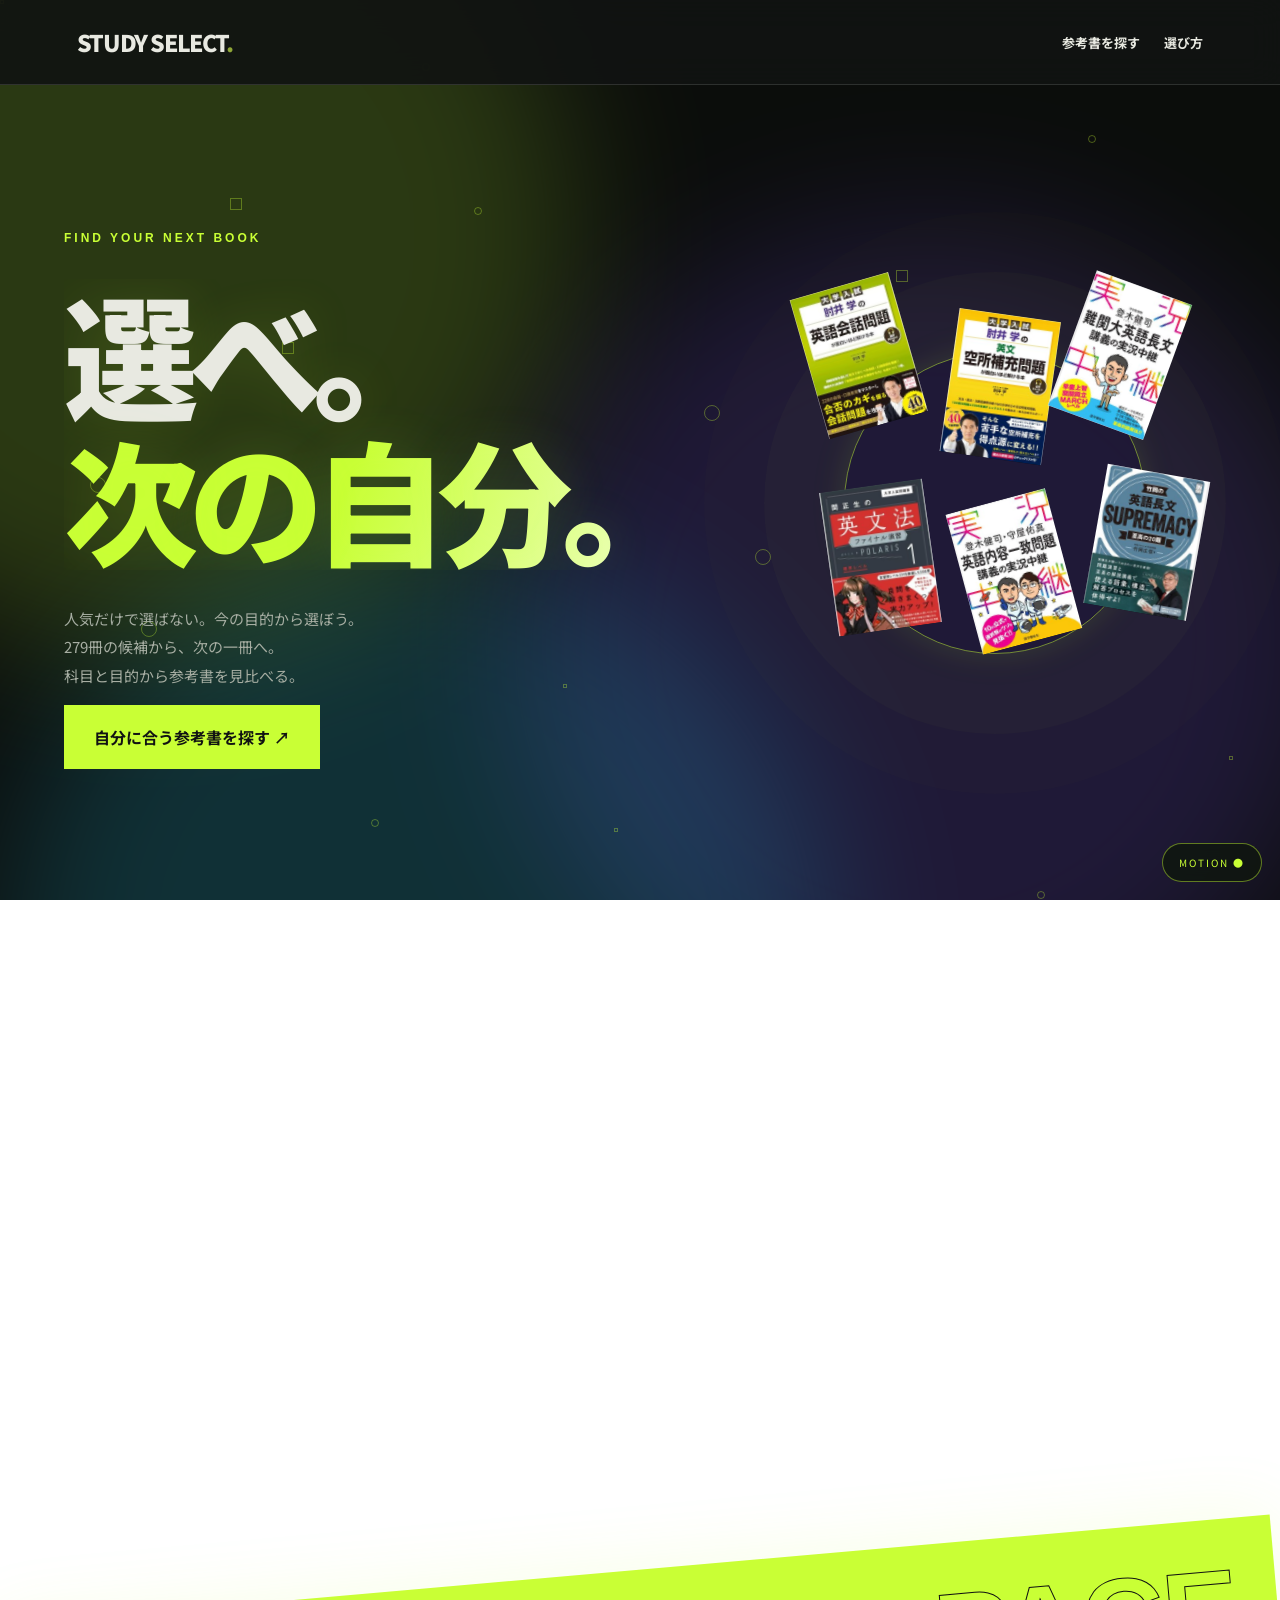
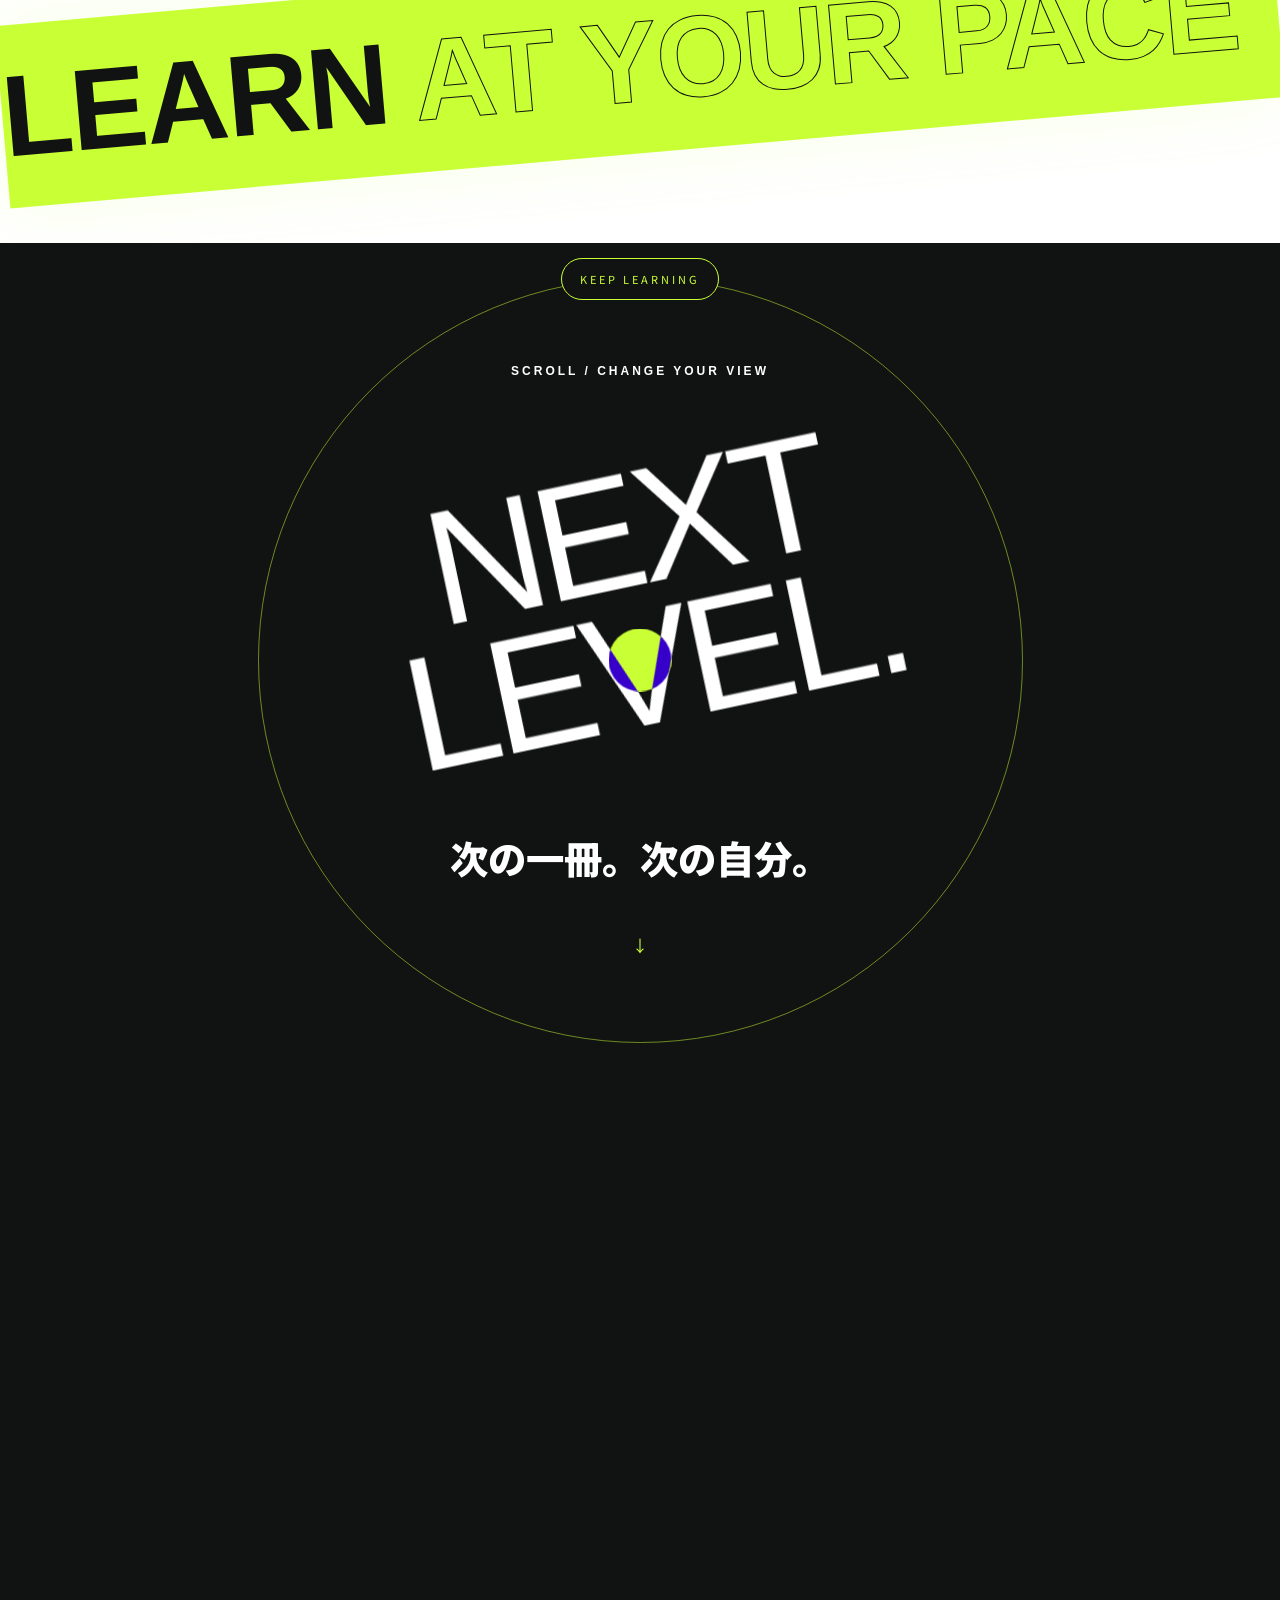
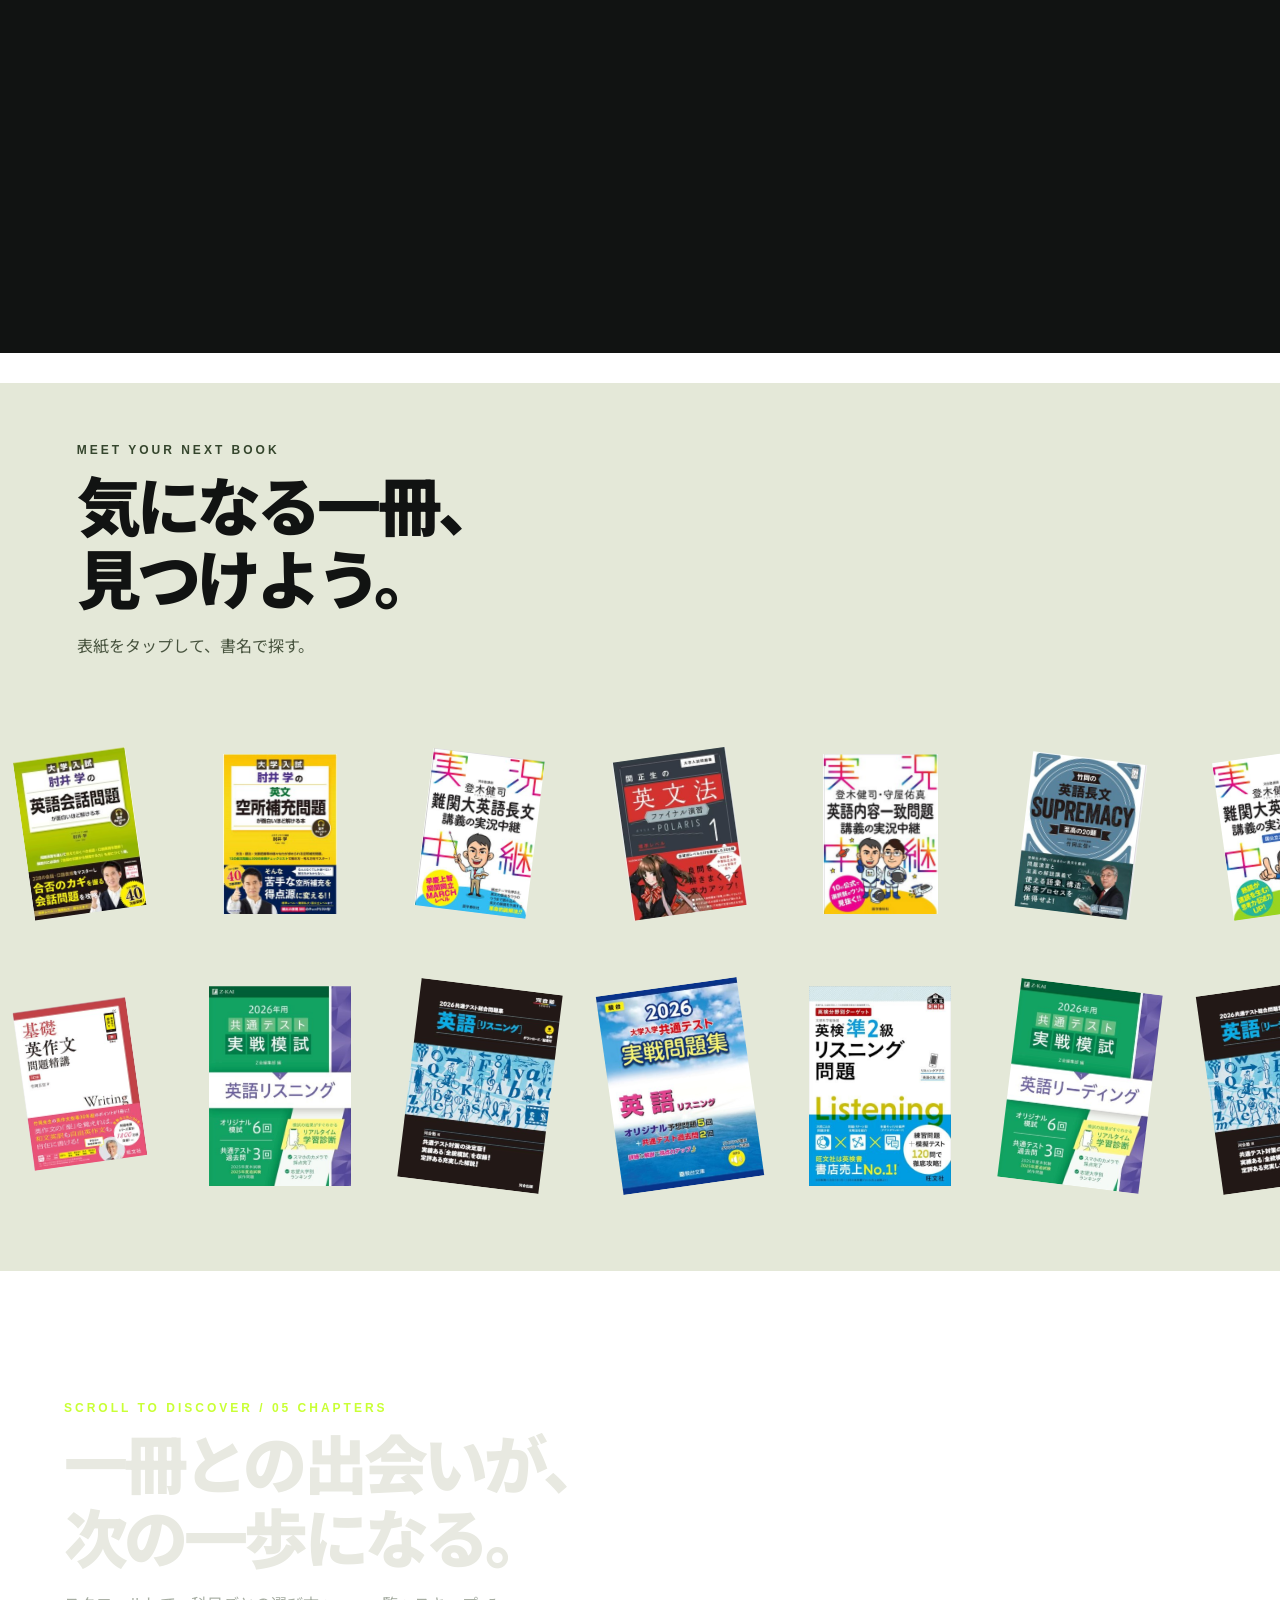
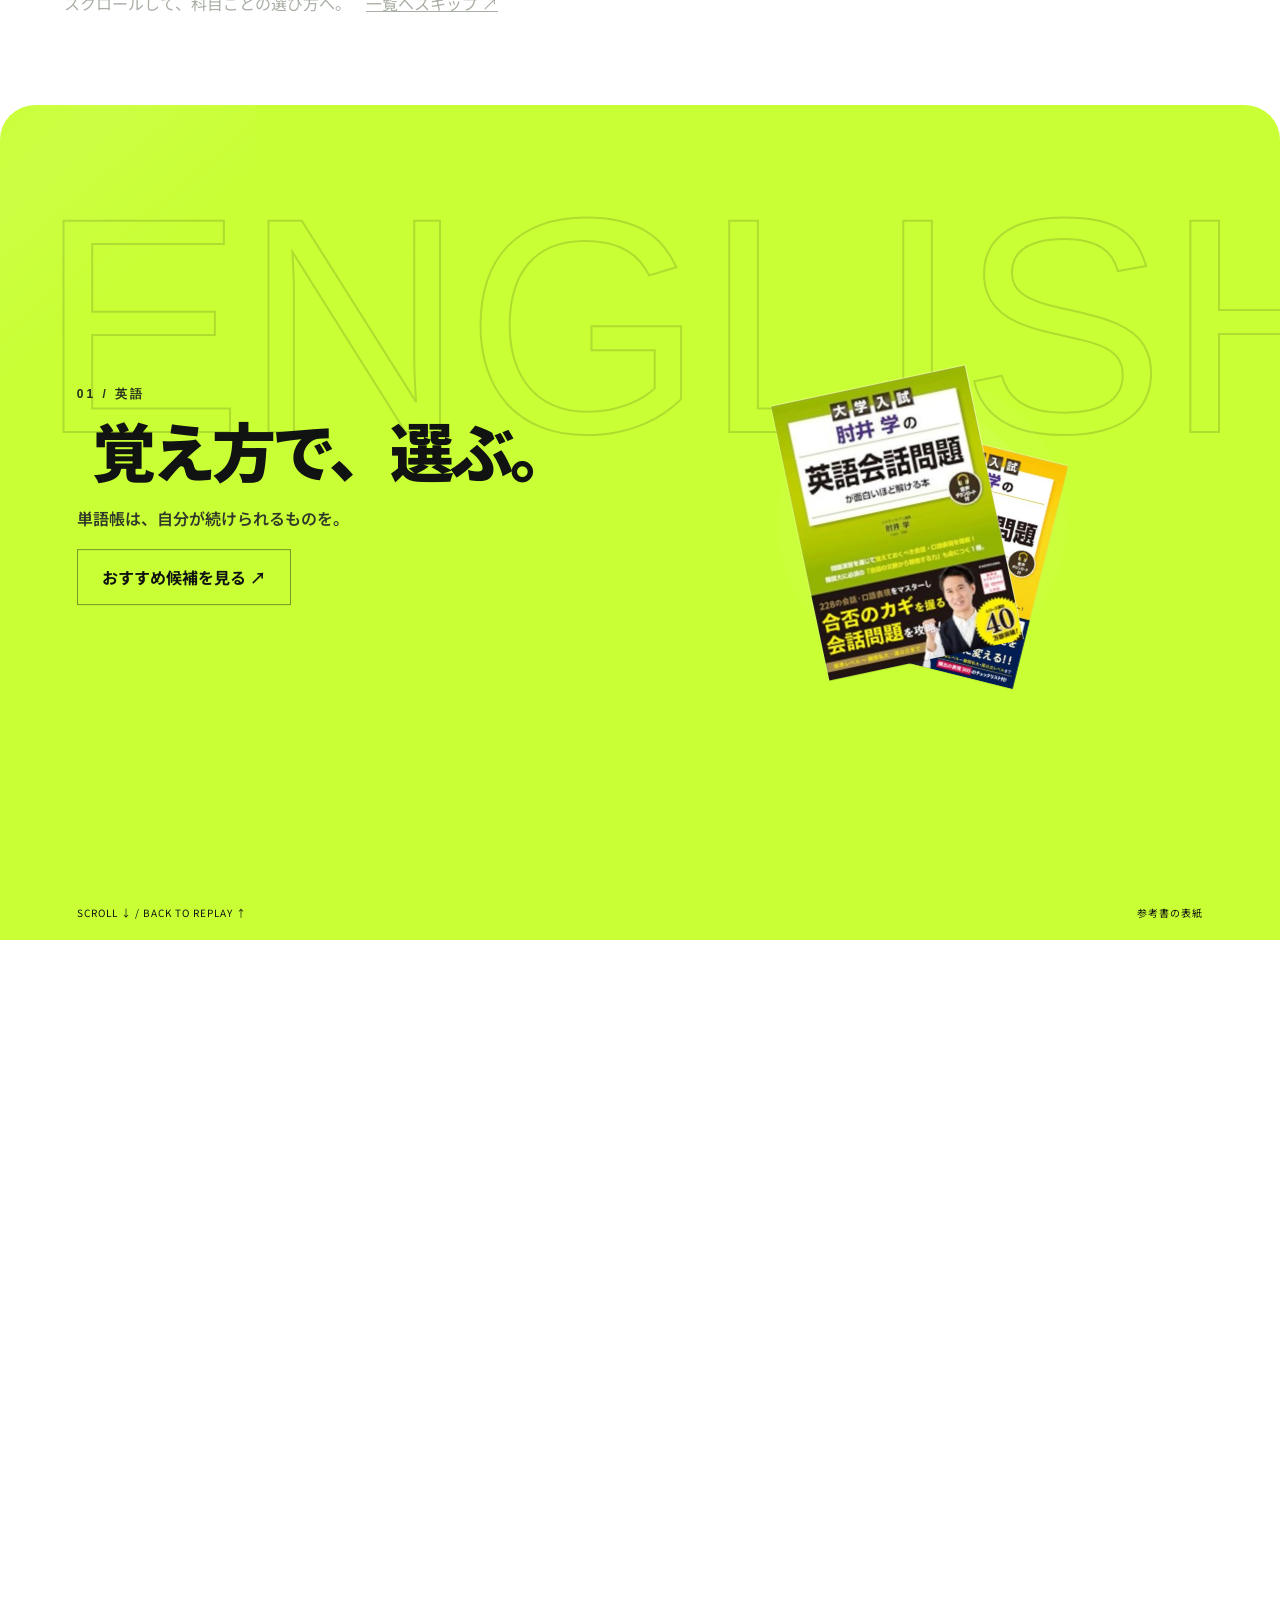
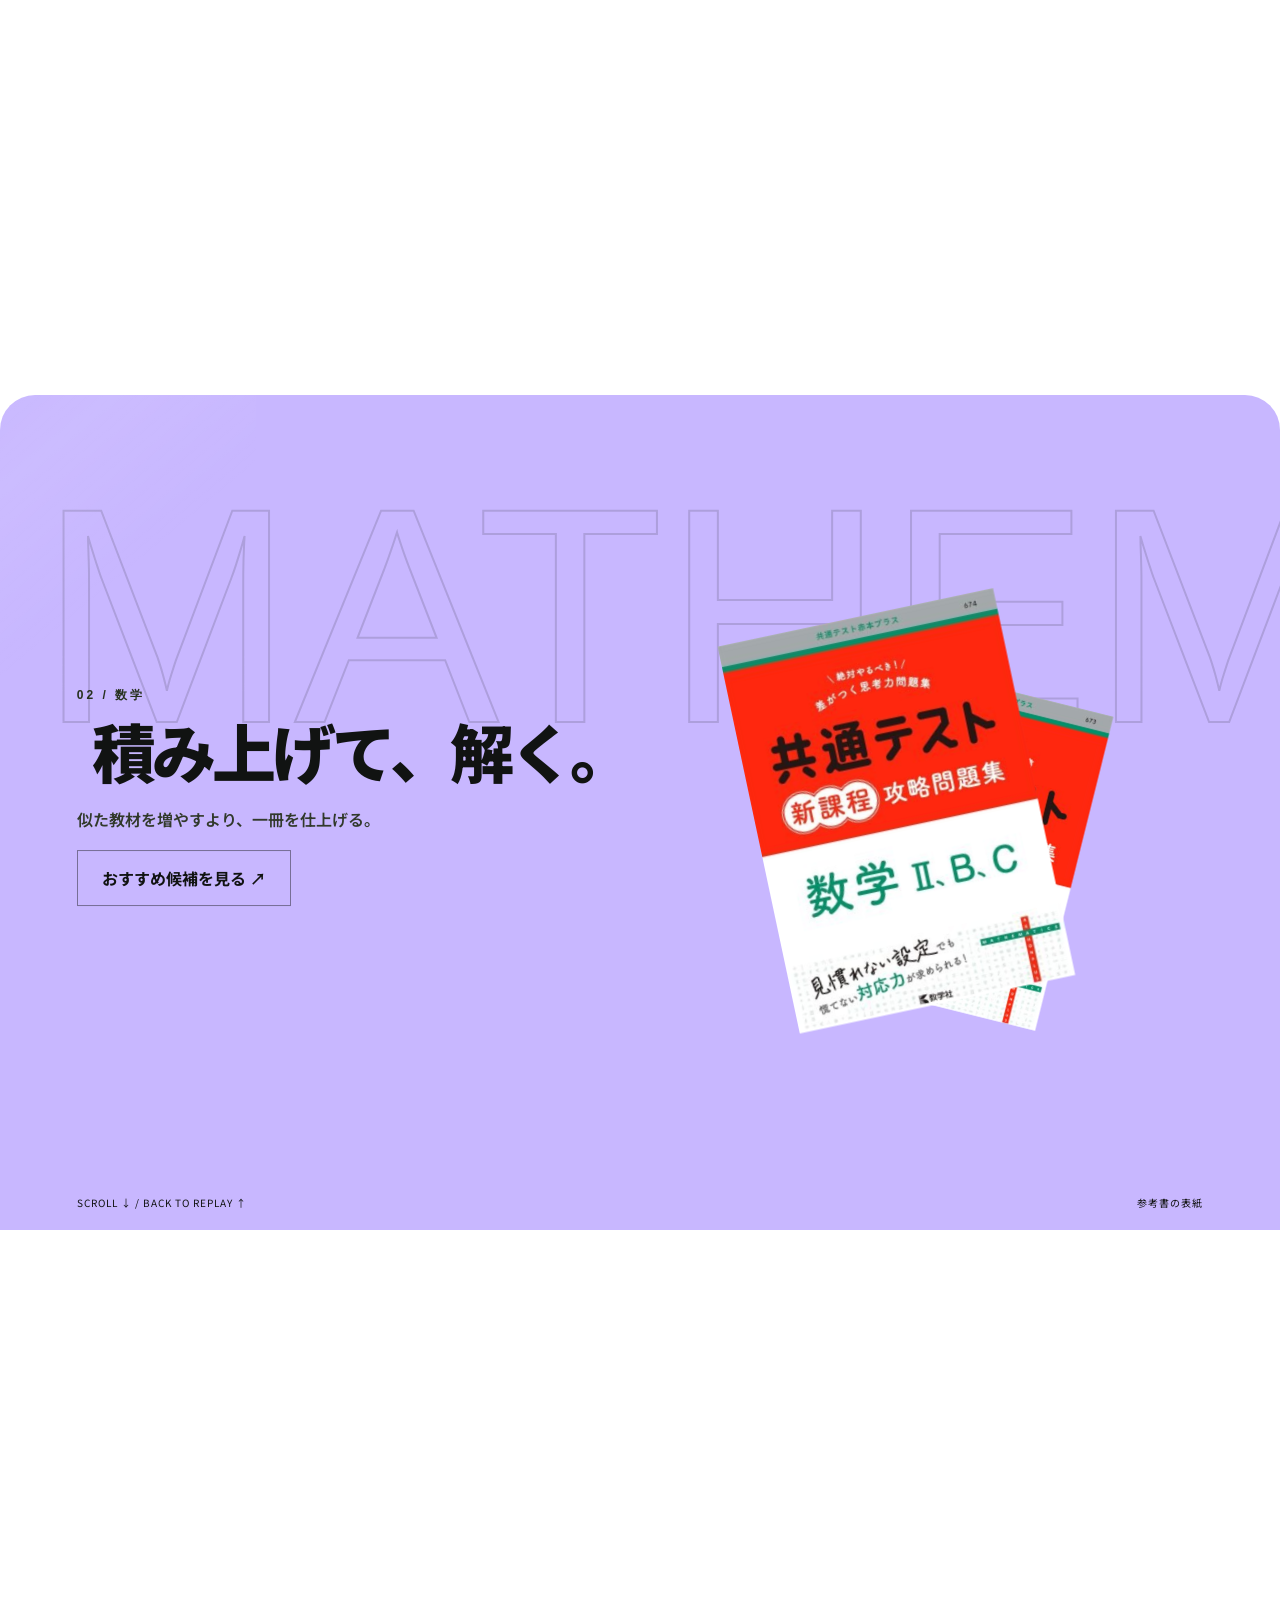
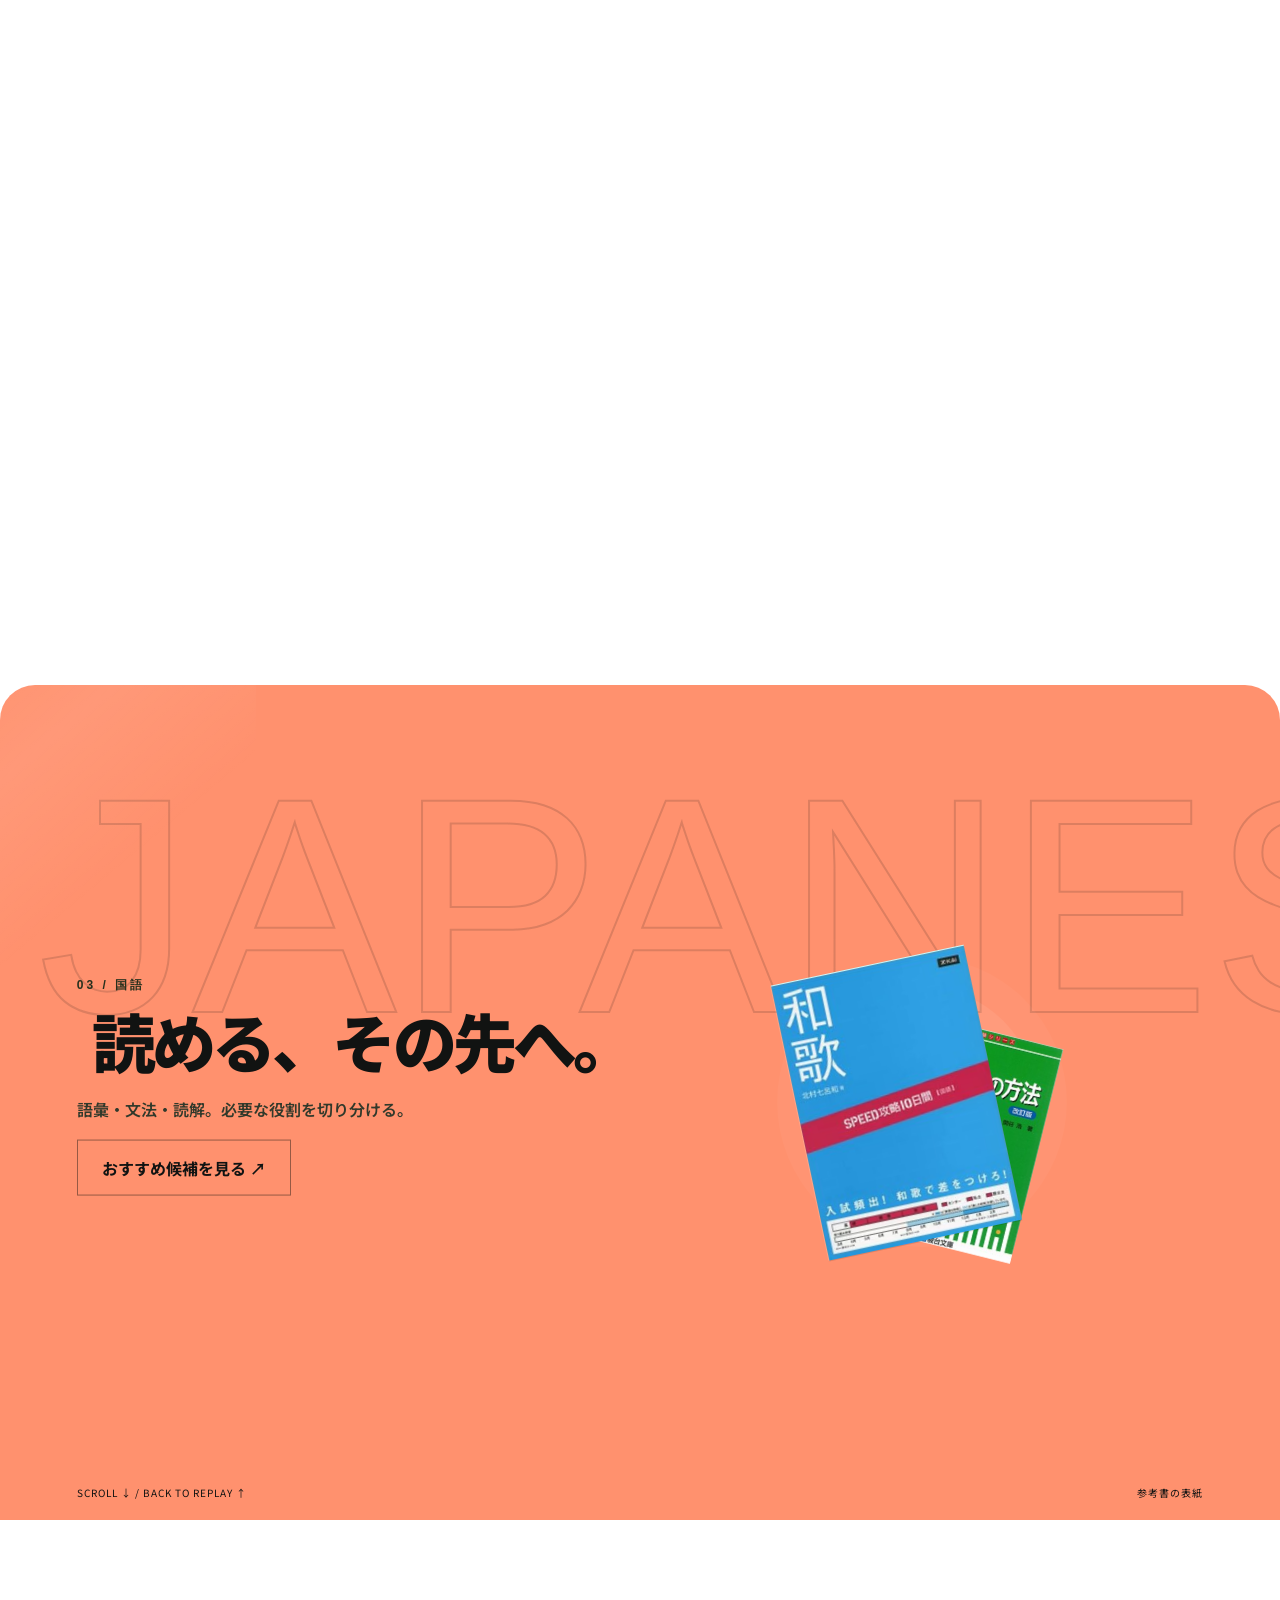
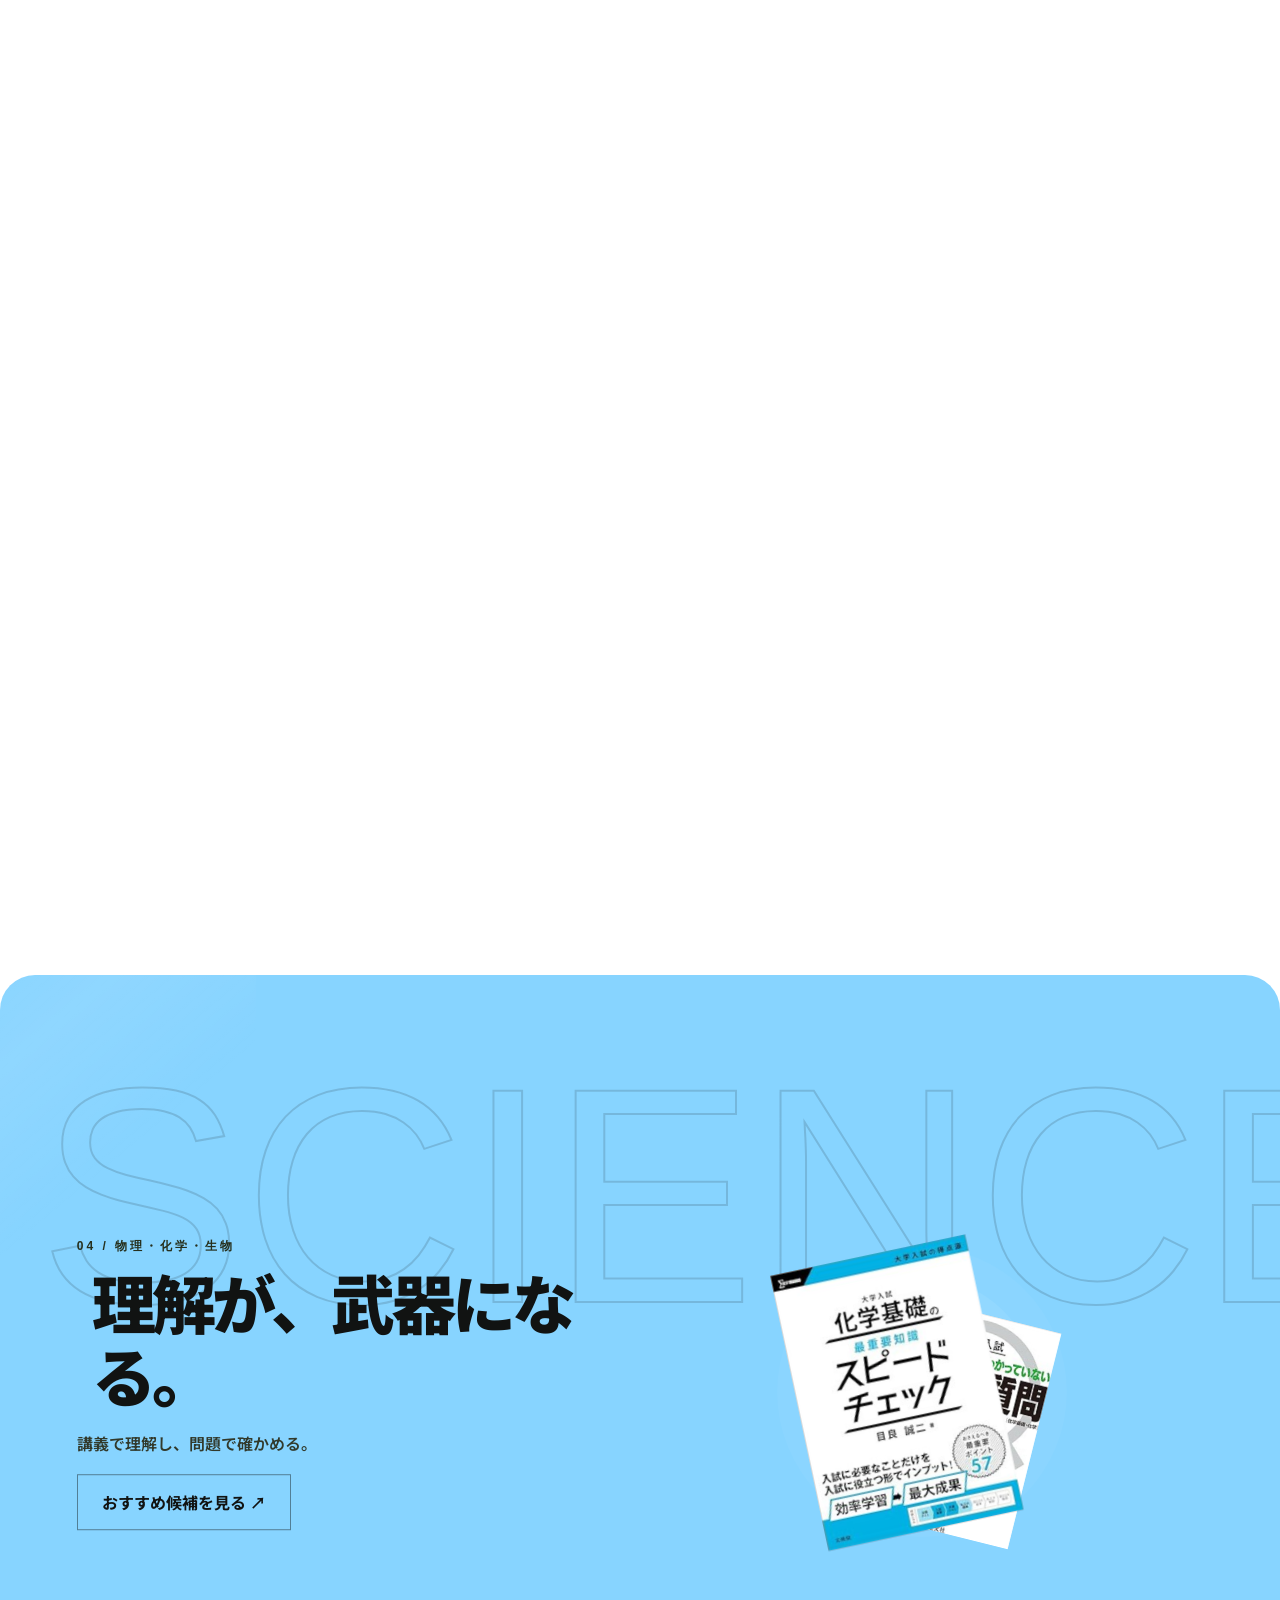
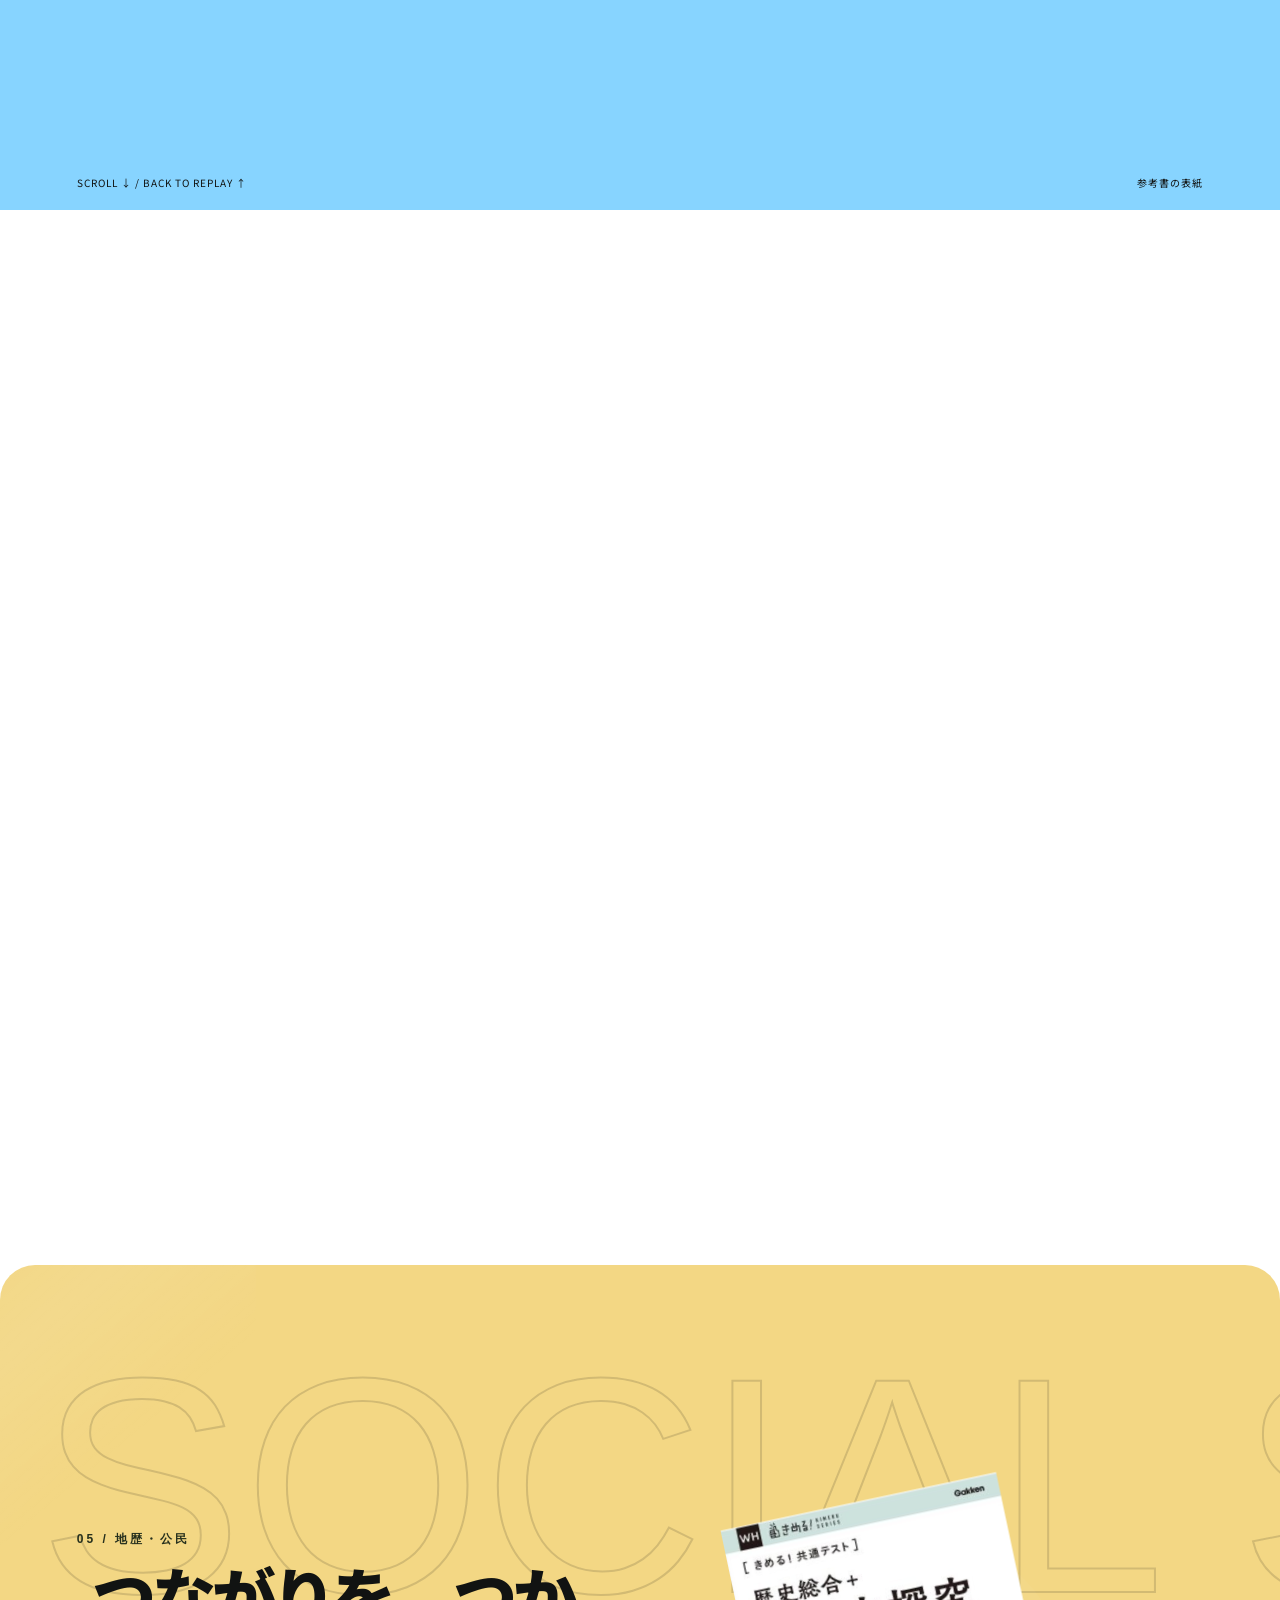
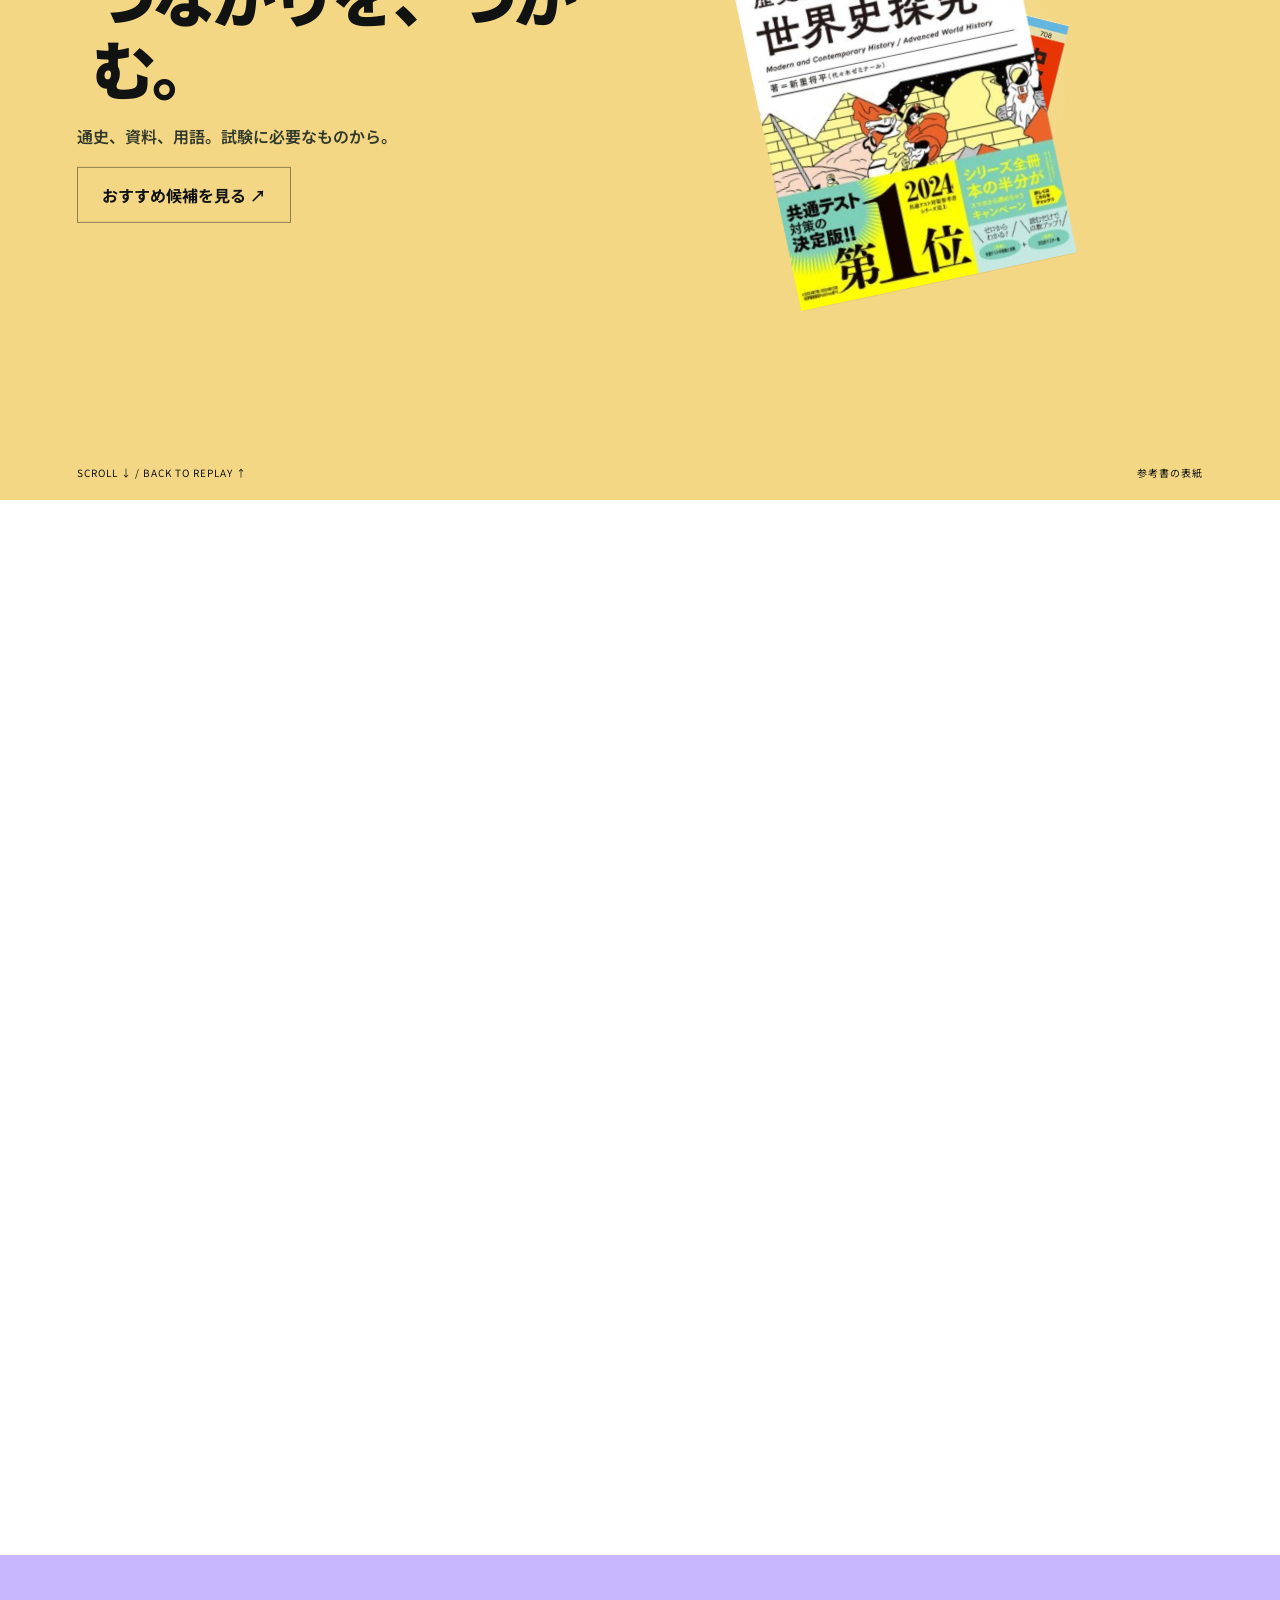
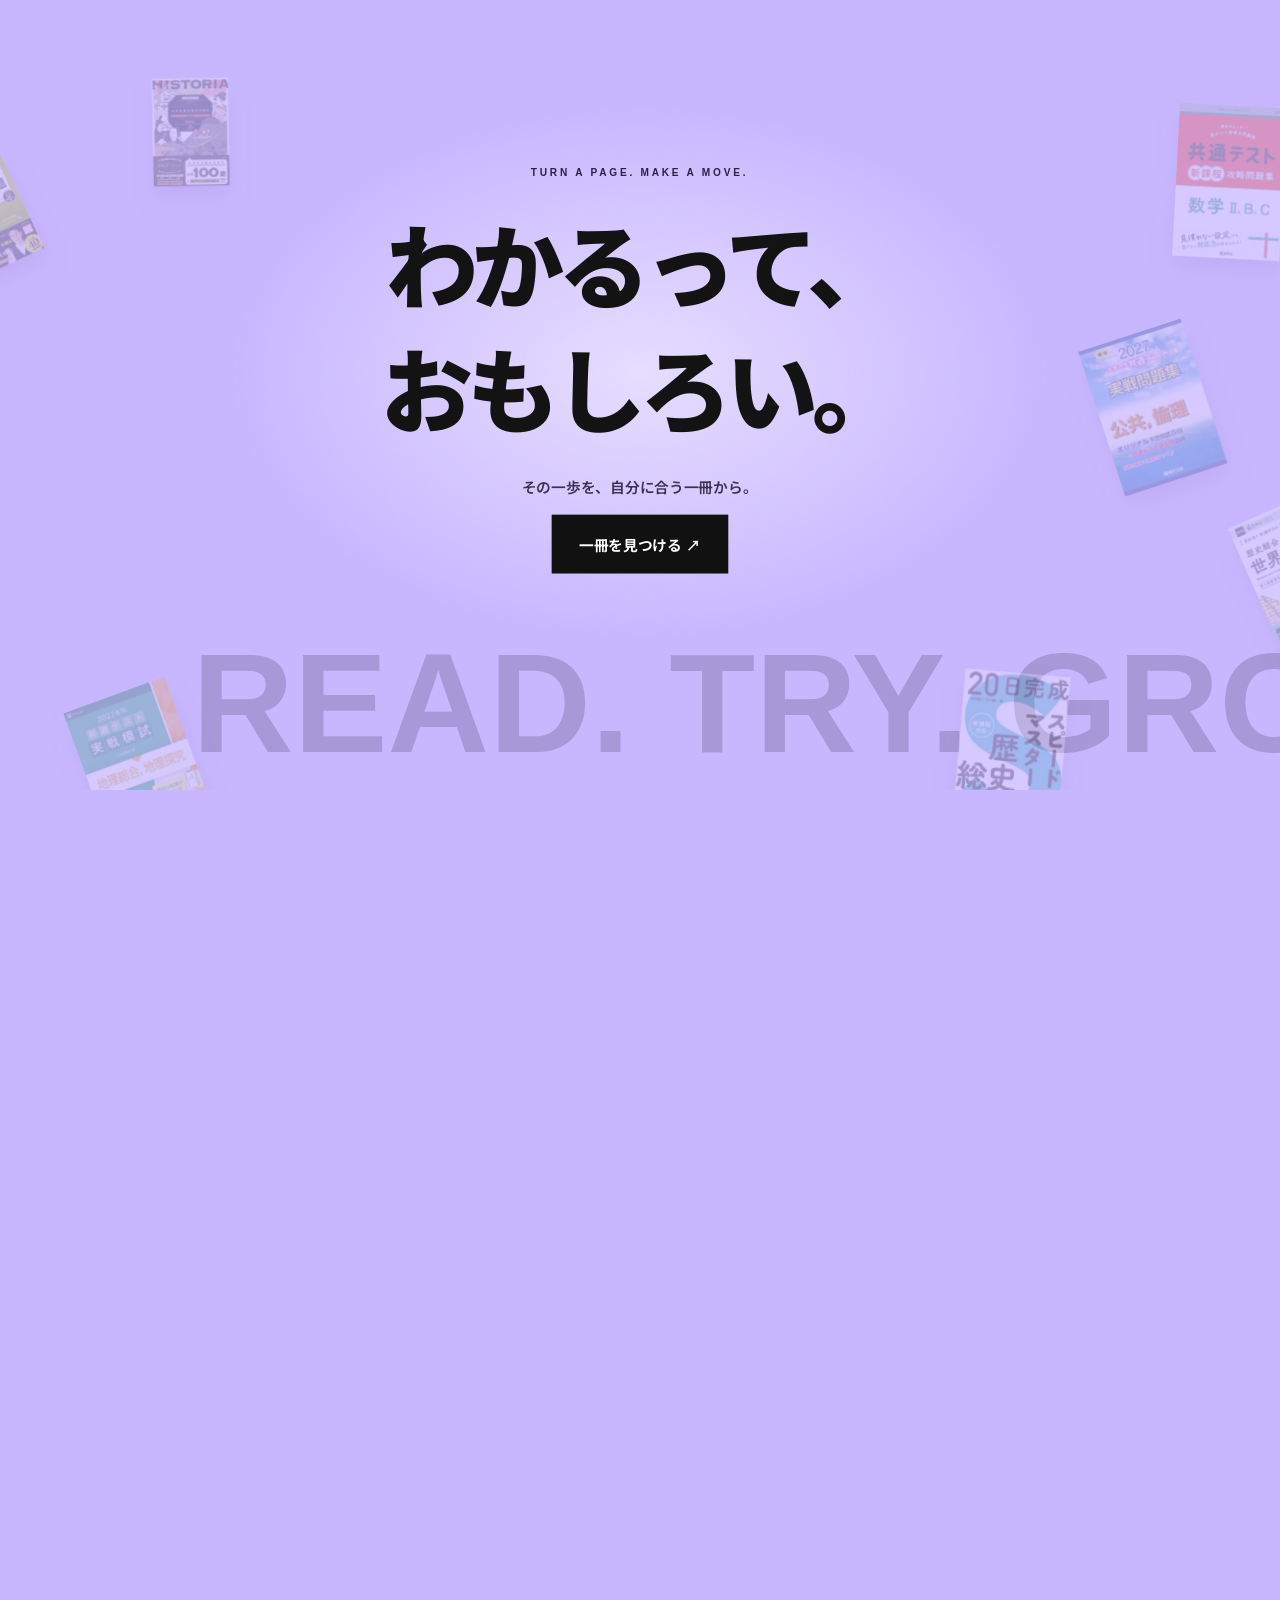
<file: index.html>
<!doctype html><html lang="ja"><head><meta charset="utf-8"><meta name="viewport" content="width=device-width,initial-scale=1"><title>STUDY SELECT | 自分に合う参考書を探す</title><meta name="description" content="英語・数学・国語の参考書を目的別に比較。最初の一冊から演習まで、学習に合う選び方を整理。"><style>
:root{--ink:#16352f;--paper:#f5f4ed;--line:#d5ddd4;--green:#d9ee83}*{box-sizing:border-box}html{scroll-behavior:smooth}body{margin:0;background:var(--paper);color:var(--ink);font-family:Arial,'Noto Sans JP',sans-serif}a{color:inherit}header{display:flex;justify-content:space-between;align-items:center;padding:25px 6%;border-bottom:1px solid var(--line)}.logo{font-weight:900;font-size:23px;letter-spacing:-1px;text-decoration:none}nav{display:flex;gap:24px;font-size:13px}nav a{text-decoration:none}main{max-width:1240px;margin:auto;padding:0 5%}.hero{display:grid;grid-template-columns:1.4fr 1fr;gap:50px;padding:80px 0 65px}.eyebrow{font-size:12px;letter-spacing:3px;font-weight:bold}h1{font-size:clamp(42px,5vw,70px);line-height:1.25;letter-spacing:-3px;margin:25px 0}h1 span{background:var(--green)}p{line-height:1.9;color:#52655c}.button{display:inline-block;padding:17px 25px;background:var(--ink);color:white;border:0;border-radius:5px;font-weight:bold;text-decoration:none;cursor:pointer}.art{position:relative;min-height:340px;background:#e5e9dc;border-radius:50% 50% 5px 5px;display:flex;align-items:center;justify-content:center;gap:12px;overflow:hidden}.book{width:95px;height:190px;box-shadow:7px 10px 0 #0001;border:1px solid #183a3125;padding:22px 12px;font-weight:bold;writing-mode:vertical-rl;font-size:23px;transform:rotate(-12deg);background:#ece3d0}.book:nth-child(2){background:#21463b;color:#e8f2cf;transform:translateY(-20px) rotate(6deg)}.book:nth-child(3){background:#cde478;transform:rotate(17deg)}.art small{position:absolute;bottom:20px;font-size:10px;letter-spacing:2px}.section-top{display:flex;justify-content:space-between;align-items:end;margin-bottom:25px}h2{font-size:30px;margin:10px 0}.filters{display:flex;gap:10px;flex-wrap:wrap;margin-bottom:25px}button,input,select{font:inherit}button.chip{padding:10px 20px;border:1px solid var(--line);border-radius:30px;background:transparent;cursor:pointer}.chip.active{background:var(--ink);color:white}input{width:100%;padding:15px;border:1px solid var(--line);background:white;border-radius:6px;margin-bottom:18px}.grid{display:grid;grid-template-columns:repeat(3,1fr);gap:20px}.card{padding:25px;background:#fff;border:1px solid var(--line);border-radius:9px;display:flex;flex-direction:column}.num{font-size:11px;letter-spacing:2px;color:#65776c}.card h3{font-size:23px;margin:18px 0 10px}.tag{font-size:11px;border:1px solid var(--line);padding:5px 9px;border-radius:3px;display:inline-block}.card p{font-size:14px;flex:1}.shops{display:flex;gap:9px}.shops a{padding:12px 0;border:1px solid var(--line);text-align:center;text-decoration:none;flex:1;border-radius:5px;font-size:12px}.shops a:hover{background:var(--green)}.guide{margin:75px 0;display:grid;grid-template-columns:1fr 1fr;gap:45px;background:var(--ink);color:white;padding:45px;border-radius:10px}.guide p{color:#c4d1c7}.steps{border-top:1px solid #ffffff30;padding:17px 0}.steps b{margin-right:15px;color:var(--green)}details{padding:20px 0;border-bottom:1px solid var(--line)}summary{cursor:pointer;font-weight:bold}footer{margin-top:60px;padding:35px 0;border-top:1px solid var(--line);font-size:12px;color:#52655c}.notice{font-size:12px;padding:15px;background:#e8eddf;border-radius:6px;margin-bottom:30px}#count{font-size:12px}a:focus-visible,button:focus-visible,input:focus-visible{outline:3px solid #90ad43;outline-offset:3px}@media(max-width:700px){header{padding:20px 5%}nav{gap:13px}.logo{font-size:19px}.hero{grid-template-columns:1fr;padding:45px 0;gap:30px}h1{letter-spacing:-2px}.art{min-height:250px}.book{height:155px;width:80px}.grid{grid-template-columns:1fr}.guide{grid-template-columns:1fr;padding:27px;gap:10px}.section-top{display:block}}@media(prefers-reduced-motion:reduce){html{scroll-behavior:auto}}

header{position:sticky;top:0;z-index:20;background:#f5f4edee;backdrop-filter:blur(16px);transition:padding .4s,box-shadow .4s}header.scrolled{padding-top:16px;padding-bottom:16px;box-shadow:0 5px 30px #16352f09}.hero{position:relative}.hero h1{animation:headline 1.1s cubic-bezier(.2,.7,.2,1) both}.hero .eyebrow{animation:headline .8s both}.hero p,.hero .button{animation:headline 1s .18s both}.art{animation:art-in 1.3s cubic-bezier(.2,.7,.2,1) both;isolation:isolate}.art:before{content:'';position:absolute;width:230px;height:230px;border:1px solid #16352f25;border-radius:50%;z-index:-1;box-shadow:0 0 0 35px #16352f05,0 0 0 70px #16352f04;animation:orbit 15s linear infinite}.book{transition:translate .6s cubic-bezier(.2,.7,.2,1);animation:float 6s ease-in-out infinite}.book:nth-child(2){animation-delay:-2s}.book:nth-child(3){animation-delay:-4s}.art:hover .book:first-of-type{translate:-8px -8px}.art:hover .book:last-of-type{translate:8px -8px}.ticker{overflow:hidden;border-block:1px solid var(--line);padding:22px 0;margin:0 0 60px;user-select:none}.ticker-track{width:max-content;display:flex;animation:marquee 32s linear infinite;font-size:clamp(36px,6vw,75px);font-weight:900;letter-spacing:-2px;gap:35px}.ticker-track span{color:transparent;-webkit-text-stroke:1px #16352f65}.ticker-track b{color:#869c46}.reveal{transition:opacity .8s cubic-bezier(.2,.7,.2,1),translate .8s cubic-bezier(.2,.7,.2,1);transition-delay:var(--delay,0ms)}.motion-ready .reveal:not(.visible){opacity:0;translate:0 35px}.card{transition:box-shadow .35s,border-color .35s,opacity .8s,translate .8s}.card:hover{box-shadow:0 18px 40px #16352f12;border-color:#809c63;translate:0 -5px}.button,.shops a{transition:background .25s,translate .25s}.button:hover{background:#355a42;translate:0 -3px}.progress{position:fixed;left:0;top:0;height:3px;z-index:30;background:#93b34f;width:100%;transform-origin:left;transform:scaleX(0)}.guide{position:relative;overflow:hidden}.guide:after{content:'';position:absolute;right:-90px;bottom:-140px;width:330px;height:330px;border:1px solid #d9ee8330;border-radius:50%;pointer-events:none}.steps{position:relative;z-index:1}@keyframes headline{from{opacity:0;transform:translateY(35px);clip-path:inset(100% 0 0)}to{opacity:1;transform:translateY(0);clip-path:inset(0)}}@keyframes art-in{from{opacity:0;transform:scale(.9) rotate(4deg)}to{opacity:1;transform:scale(1) rotate(0)}}@keyframes float{0%,100%{translate:0 0}50%{translate:0 -14px}}@keyframes orbit{50%{transform:scale(1.13)}}@keyframes marquee{to{transform:translateX(-50%)}}@media(prefers-reduced-motion:reduce){*,*:before,*:after{animation:none!important;transition:none!important}.motion-ready .reveal:not(.visible){opacity:1;translate:none}.ticker-track{font-size:30px}.book{translate:none!important}}

:root{--ink:#e8e9e1;--paper:#111312;--line:#353933;--green:#c9ff35}body{font-family:'Noto Sans JP','Hiragino Kaku Gothic ProN','Yu Gothic',sans-serif;background:var(--paper);color:var(--ink)}header{background:#111312e8;mix-blend-mode:normal;border-color:#ffffff20}.logo{letter-spacing:-1.4px;font-weight:900}main{max-width:none;padding:0 5%}p{color:#a7aea3}nav a{font-weight:700}.hero{min-height:90svh;padding:75px 0;grid-template-columns:1.6fr 1fr;align-items:center;gap:0}.hero h1{font-size:clamp(60px,8.8vw,148px);font-weight:900;letter-spacing:-.07em;line-height:1.08;margin:35px 0}.hero h1 span{background:none;color:var(--green)}.hero p{font-size:15px}.eyebrow{font-family:'Arial Narrow',Impact,sans-serif;letter-spacing:3px;color:var(--green)}.button{background:var(--green);color:#111312;border-radius:0;padding:20px 30px}.button:hover{background:white;color:#111312}.art{background:transparent;min-height:490px;border-radius:0;overflow:visible;perspective:900px}.art:before{width:300px;height:300px;border-color:#c9ff3530;box-shadow:0 0 0 45px #c9ff3504,0 0 0 90px #c9ff3503}.book{width:120px;height:280px;padding:30px 15px;font-size:28px;border:none;background:#f0f0e4;color:#111312;box-shadow:9px 10px 0 #72786a,18px 25px 35px #0008}.book:nth-child(2){background:var(--green);color:#111312}.book:nth-child(3){background:#828e76;color:#111312}.art small{bottom:0;color:#8c9683}.ticker{margin:0 -5.56% 90px;padding:28px 0;background:var(--green);color:#111312;transform:rotate(-3deg);border:0}.ticker-track{font-family:Impact,'Arial Narrow',sans-serif;font-size:clamp(60px,9vw,140px);letter-spacing:-2px;line-height:1.1;animation-duration:22s}.ticker-track span{color:transparent;-webkit-text-stroke:1px #111312}.ticker-track b{color:#111312}#books{padding:50px 0 80px}.section-top h2,h2{font-size:clamp(38px,5.3vw,82px);font-weight:900;letter-spacing:-.06em;line-height:1.15}.section-top{margin-bottom:40px}.notice{background:#1b2117;border:1px solid #35432b;color:#b2c09f;padding:18px;border-radius:0}input{background:transparent;color:#e8e9e1;border-width:0 0 1px;border-radius:0;font-size:18px;padding:20px 0}.filters{margin:25px 0 40px}.chip.active{background:var(--green);color:#111312;border-color:var(--green)}button.chip{font-weight:700}.grid{gap:1px;background:var(--line);border:1px solid var(--line)}.card{background:#141714;border:0;border-radius:0;padding:35px;min-height:330px;position:relative;overflow:hidden}.num{color:var(--green)}.card h3{font-size:28px;letter-spacing:-1px}.tag{border-color:#384232;color:#b0b7a7}.card p{color:#a7aea3}.card:hover{background:#20271b;box-shadow:none;translate:0 -7px}.shops a{border-color:#45503b;border-radius:0;color:#d9e2cd}.shops a:hover{color:#111312}.guide{margin:60px -5.56% 100px;border-radius:0;padding:100px 8%;background:var(--green);color:#111312;gap:80px}.guide .eyebrow,.guide p{color:#344023}.guide .steps{border-color:#11131240}.steps b{color:#111312;font-size:28px}.guide:after{border-color:#11131235;width:550px;height:550px}.guide h2{font-size:clamp(44px,5vw,80px)}details{padding:28px 0}summary{font-size:18px}footer{padding:50px 0}footer .logo{font-size:clamp(42px,10vw,160px);color:#e8e9e1;line-height:1}.progress{background:var(--green)}.scroll-scene{height:160svh;position:relative;margin:0 -5.56%;background:#080a08}.scene-sticky{position:sticky;top:70px;height:calc(100svh - 70px);display:flex;flex-direction:column;justify-content:center;align-items:center;overflow:hidden;padding:20px}.scene-word{font-family:Impact,'Arial Narrow',sans-serif;font-size:clamp(110px,24vw,390px);line-height:.9;letter-spacing:-.05em;color:var(--green);transform:scale(var(--scene-scale, .65)) rotate(var(--scene-rotate,-8deg));will-change:transform}.scene-sticky h2{text-align:center;font-size:clamp(28px,4vw,60px);position:relative;margin-top:40px}.scene-sticky p{text-align:center}.scene-orbit{position:absolute;width:min(70vw,750px);height:min(70vw,750px);border:1px solid #c9ff3525;border-radius:50%;transform:rotate(30deg);box-shadow:0 0 0 70px #c9ff3503;pointer-events:none}.scene-orbit:after{content:'';width:15px;height:15px;border-radius:50%;background:var(--green);position:absolute;top:10%;left:20%}@media(max-width:700px){.hero{grid-template-columns:1fr;min-height:auto;padding-top:55px}.hero h1{font-size:clamp(54px,12.8vw,88px)}.art{min-height:320px;margin-top:15px}.book{width:86px;height:205px;font-size:23px}.art:before{width:190px;height:190px}.ticker{margin-top:40px;margin-bottom:50px}.card{padding:28px;min-height:310px}.guide{padding:65px 7%;gap:30px}.scroll-scene{height:130svh}.scene-sticky{top:62px;height:calc(85svh - 62px)}}@media(prefers-reduced-motion:reduce){.scroll-scene{height:auto}.scene-sticky{position:relative;height:auto;padding:70px 20px}.scene-word{transform:none!important}.ticker{transform:none}.art:before{animation:none}}

.experience-intro{padding:90px 0 70px}.experience-intro h2{font-size:clamp(38px,5vw,78px)}.experience-intro a{margin-left:15px}.chapter{height:210svh;margin:0 -5.56%;position:relative;--p:0}.chapter-pin{position:sticky;top:65px;height:calc(100svh - 65px);background:var(--accent);color:#111312;overflow:hidden;display:grid;grid-template-columns:1fr 1fr;align-items:center;padding:6%;isolation:isolate}.chapter-back{position:absolute;left:3%;top:8%;white-space:nowrap;font-family:Impact,sans-serif;font-size:clamp(90px,20vw,290px);line-height:1;color:transparent;-webkit-text-stroke:1px #11131225;transform:translateX(calc(var(--p) * -140px));z-index:-1}.chapter-caption{z-index:3;max-width:620px;transform:translateY(calc(var(--p) * -25px))}.chapter-caption .eyebrow{color:#26301d}.chapter-caption h2{font-size:clamp(42px,5vw,80px)}.chapter-caption p{color:#31392b;font-weight:600}.chapter-link{display:inline-block;border:1px solid #11131270;padding:15px 24px;text-decoration:none;font-weight:700}.chapter-link:hover{background:#111312;color:var(--accent)}.chapter-deck{height:100%;position:relative;perspective:1200px;display:flex;justify-content:center;align-items:center}.deck-book{position:absolute;width:clamp(180px,22vw,320px);height:clamp(260px,34vw,460px);background:#151914;color:var(--accent);box-shadow:10px 0 0 #9a9e8b,20px 28px 40px #0003;padding:30px;display:flex;flex-direction:column;justify-content:space-between;backface-visibility:hidden;will-change:transform}.deck-book small,.deck-book span{font-size:10px;letter-spacing:2px}.deck-book strong{font-size:clamp(27px,3vw,47px);line-height:1.3;writing-mode:vertical-rl;align-self:center}.deck-book.first{transform:translateX(calc(-25px - var(--p)*160px)) translateY(calc(var(--p)*-50px)) rotate(calc(-12deg - var(--p)*22deg)) rotateY(calc(var(--p)*-20deg));z-index:2}.deck-book.second{background:#f3f1e8;color:#111312;transform:translateX(calc(40px - var(--p)*45px)) translateY(calc(35px - var(--p)*45px)) rotate(calc(14deg - var(--p)*18deg)) scale(calc(.82 + var(--p)*.24));z-index:1}.chapter-bottom{position:absolute;bottom:20px;left:6%;right:6%;display:flex;justify-content:space-between;font-size:10px;letter-spacing:1px}.source-link{font-size:11px;margin:0 0 18px;color:#c9d6b8;text-underline-offset:4px}.hero{position:relative}.hero h1{font-size:clamp(64px,9vw,160px)}.hero .art{transform:rotateY(calc(var(--hero-p,0)*28deg)) scale(calc(1 + var(--hero-p,0)*.2));opacity:calc(1 - var(--hero-p,0)*.4)}@media(max-width:700px){.chapter{height:190svh}.chapter-pin{top:60px;height:calc(100svh - 60px);grid-template-columns:1fr;grid-template-rows:auto 1fr;padding:28px 7% 45px}.chapter-caption h2{font-size:38px;margin:15px 0}.chapter-caption p{font-size:13px;margin:10px 0}.chapter-caption{transform:none}.chapter-link{font-size:12px;padding:10px 16px}.chapter-deck{min-height:240px}.deck-book{width:155px;height:235px;padding:20px}.deck-book strong{font-size:23px}.deck-book.first{transform:translateX(calc(-15px - var(--p)*80px)) translateY(calc(var(--p)*-15px)) rotate(calc(-12deg - var(--p)*18deg))}.deck-book.second{transform:translateX(calc(35px - var(--p)*25px)) rotate(calc(14deg - var(--p)*18deg)) scale(calc(.82 + var(--p)*.2))}.chapter-back{top:38%;font-size:100px}.chapter-bottom{font-size:8px}.experience-intro{padding:50px 0}.experience-intro p{font-size:13px}}@media(prefers-reduced-motion:reduce){.chapter{height:auto}.chapter-pin{position:relative;top:0;height:auto;min-height:650px}.deck-book.first{transform:translateX(-30px) rotate(-8deg)}.deck-book.second{transform:translateX(45px) rotate(8deg)}.chapter-back,.chapter-caption,.hero .art{transform:none!important;opacity:1!important}.chapter-bottom span:first-child{display:none}}

body{background:radial-gradient(ellipse at 20% 0%,#253511 0,transparent 45%),#0b0d0b}.hero-runway{height:165svh}.hero{position:sticky;top:65px;height:calc(100svh - 65px);min-height:0;padding:35px 0;z-index:2}.hero h1{font-size:clamp(75px,10.5vw,170px);text-shadow:0 0 50px #c9ff3520}.art{min-height:440px;transform:rotateY(calc(var(--hero-p,0)*30deg)) rotateZ(calc(var(--hero-p,0)*-12deg)) scale(calc(1 + var(--hero-p,0)*.3))!important;opacity:1!important}.art .hero-cover{position:absolute;width:145px;height:220px;object-fit:contain;filter:drop-shadow(12px 20px 12px #0009);animation:cover-drift 5s ease-in-out infinite;transform:rotate(var(--r));left:var(--x);top:var(--y)}.hero-cover:nth-child(2n){animation-delay:-2s}.hero-cover:nth-child(3n){animation-delay:-3s}.art:before{border-color:#c9ff3580;box-shadow:0 0 35px #c9ff3520,0 0 0 80px #c9ff3505,0 0 0 140px #c9ff3503}.ticker{box-shadow:0 0 70px #c9ff3520;transform:rotate(-5deg)}.chapter-pin{clip-path:inset(0);border-radius:35px 35px 0 0}.chapter-back{font-size:clamp(130px,24vw,380px);transform:translateX(calc(var(--p)*-250px)) skewX(calc(var(--p)*-8deg));-webkit-text-stroke:2px #11131225}.chapter-caption h2{transform:translateX(calc((1 - var(--p))*15px))}.deck-book{border:1px solid #11131225}.chapter-deck:before{content:'';position:absolute;width:340px;height:340px;border-radius:50%;background:#ffffff30;transform:scale(calc(.5 + var(--p)*1.2));box-shadow:0 0 0 60px #ffffff10,0 0 0 120px #ffffff08}.deck-book .chapter-cover{width:100%;height:100%;object-fit:contain;filter:drop-shadow(3px 3px 2px #0002)}.deck-book.has-cover{padding:8px;background:white;box-shadow:8px 0 0 #c1c2b0,25px 35px 35px #0003}.cover-stage{height:230px;background:radial-gradient(ellipse,#c9ff3518,transparent 65%);display:grid;place-items:center;margin:-10px -10px 24px;position:relative;perspective:800px}.real-cover{max-width:82%;width:auto;height:215px;object-fit:contain;filter:drop-shadow(8px 12px 8px #0008);transition:transform .5s cubic-bezier(.2,.7,.2,1)}.card:hover .real-cover{transform:rotate(-6deg) translateY(-12px) scale(1.06)}.cover-placeholder{display:none;text-align:center;color:#c9ff35;font-size:25px;font-weight:900}.cover-failed .cover-placeholder{display:block}.card{min-height:560px}.load-more{display:block;margin:35px auto}.load-more[hidden]{display:none}.chip:hover{border-color:#c9ff35}.chapter-link:hover{transform:translateY(-4px)}@keyframes cover-drift{0%,100%{translate:0 0}50%{translate:0 -20px}}@media(max-width:700px){.hero-runway{height:145svh}.hero{top:60px;height:calc(100svh - 60px);display:flex;flex-direction:column;align-items:stretch;justify-content:center;padding:25px 0}.hero h1{font-size:clamp(64px,15vw,94px);margin:15px 0}.hero p{font-size:12px;margin:12px 0}.hero .button{font-size:12px;padding:14px 20px}.art{min-height:270px;margin:0}.art .hero-cover{width:90px;height:150px}.hero .eyebrow{font-size:10px}.grid{grid-template-columns:repeat(2,minmax(0,1fr))}.card{padding:18px 12px;min-height:440px}.card h3{font-size:18px;line-height:1.4;overflow-wrap:anywhere}.card p{font-size:11px}.cover-stage{height:165px;margin:0 0 18px}.real-cover{height:150px}.shops{flex-direction:column}.source-link{font-size:10px}.tag{font-size:9px;padding:3px 5px}.chapter-pin{border-radius:20px 20px 0 0}.chapter-deck:before{width:240px;height:240px}}@media(prefers-reduced-motion:reduce){.hero-runway{height:auto}.hero{position:relative;top:0;height:auto}.art{transform:none!important}.hero-cover{animation:none!important}.chapter-caption h2,.chapter-back{transform:none!important}.real-cover{transition:none}.ticker{transform:none}}

.deck-book.has-cover{padding:0;background:transparent;border:0;box-shadow:none}.deck-book.has-cover .chapter-cover{filter:drop-shadow(12px 18px 14px #0004)}.cover-stage{background:transparent}

.art .hero-cover{height:auto;object-fit:fill}.deck-book.has-cover{display:flex;align-items:center;justify-content:center}.deck-book.has-cover .chapter-cover{height:auto;object-fit:fill;max-height:none}.real-cover{object-fit:fill}
@media(max-width:700px){.art .hero-cover{height:auto}}

.ambient{position:fixed;inset:0;z-index:-1;pointer-events:none;overflow:hidden;background:#0b0d0b}.ambient i{position:absolute;width:65vmax;height:65vmax;border-radius:50%;filter:blur(75px);opacity:.18;animation:ambient-drift 20s ease-in-out infinite alternate;background:#b9ff37;left:-20%;top:-20%}.ambient i:nth-child(2){background:#7c50ff;left:40%;top:25%;animation-delay:-7s}.ambient i:nth-child(3){background:#28cff7;left:0;top:60%;animation-delay:-14s}body{background:transparent}main{position:relative;z-index:1}.motion-toggle{position:fixed;bottom:18px;right:18px;z-index:40;border:1px solid #c9ff3570;background:#101610dd;color:#c9ff35;padding:11px 16px;border-radius:40px;font-size:10px;letter-spacing:2px;cursor:pointer;backdrop-filter:blur(10px)}.book-flow{margin:30px -5.56% 40px;padding:60px 0;background:#e4e8d8;color:#111312;overflow:hidden}.flow-heading{padding:0 6% 35px}.flow-heading .eyebrow{color:#35462d}.flow-heading h2{font-size:clamp(40px,5vw,75px)}.flow-heading p{color:#48543f}.flow-row{overflow:hidden;padding:25px 0}.flow-track{display:flex;align-items:center;gap:40px;width:max-content;animation:flow-scroll 45s linear infinite}.reverse .flow-track{animation-direction:reverse;animation-duration:52s}.flow-book{padding:0;flex:none;border:0;background:none;width:160px;height:200px;cursor:pointer;transition:transform .3s}.flow-book img{width:160px;height:auto;max-height:200px;object-fit:contain}.flow-book:nth-child(3n){transform:rotate(7deg)}.flow-book:nth-child(3n+1){transform:rotate(-8deg)}.flow-book:hover,.flow-book:focus-visible{transform:translateY(-15px) rotate(0) scale(1.12)}.flow-row:hover .flow-track,.flow-row:focus-within .flow-track{animation-play-state:paused}.motion-paused *, .motion-paused *:before,.motion-paused *:after{animation-play-state:paused!important}.motion-paused .hero .art,.motion-paused .chapter-back,.motion-paused .chapter-caption,.motion-paused .deck-book,.motion-paused .scene-word{transform:none!important}.motion-paused .deck-book.first{transform:translateX(-45px) rotate(-8deg)!important}.motion-paused .deck-book.second{transform:translateX(45px) rotate(8deg)!important}.chapter-caption h2{transition:opacity .25s}.chapter-pin:after{content:'';position:absolute;inset:0;pointer-events:none;background:linear-gradient(140deg,transparent 40%,#ffffff35 50%,transparent 60%);transform:translateX(calc((var(--p) - .5)*160%));z-index:4;opacity:.35}@keyframes ambient-drift{0%{transform:translate(0,0) scale(.8)}50%{transform:translate(20%,10%) scale(1.2)}100%{transform:translate(-10%,30%) scale(1)}}@keyframes flow-scroll{to{transform:translateX(-50%)}}@media(max-width:700px){.flow-track{gap:22px}.flow-book,.flow-book img{width:110px}.flow-book{height:155px}.flow-book img{max-height:155px}.book-flow{padding:40px 0}.motion-toggle{bottom:12px;right:12px;padding:9px 12px}}@media(prefers-reduced-motion:reduce){.flow-track{animation:none}.ambient i{animation:none}.chapter-pin:after{display:none}.flow-row{overflow-x:auto}}
</style><link rel="preconnect" href="https://fonts.googleapis.com"><link rel="preconnect" href="https://fonts.gstatic.com" crossorigin><link href="https://fonts.googleapis.com/css2?family=Noto+Sans+JP:wght@400;600;700;900&display=swap" rel="stylesheet"><link rel="stylesheet" href="extra-motion.css"><style>@media(max-width:700px){#grid{grid-template-columns:minmax(0,1fr)}#grid .card{min-width:0;padding:25px 20px}#grid .cover-stage{height:220px}#grid .real-cover{max-height:210px;height:auto}#grid .card h3{font-size:24px}#grid .card p{font-size:14px}#grid .shops{flex-direction:row;flex-wrap:wrap}#grid .shops a{min-width:90px}#grid .tag{font-size:11px}}</style><link rel="canonical" href="https://2n2gzrsfdt-ai.github.io/sankosho-navi/"></head><body><div class="ambient" aria-hidden="true"><i></i><i></i><i></i></div><button id="motion-toggle" class="motion-toggle" aria-pressed="false" aria-label="アニメーションを停止">MOTION ●</button><div class="progress" aria-hidden="true"></div><header><a class="logo" href="#">STUDY SELECT<span style="color:#8fa637">.</span></a><nav><a href="#books">参考書を探す</a><a href="#guide">選び方</a></nav></header><main><div class="hero-runway"><section class="hero"><div><div class="eyebrow">FIND YOUR NEXT BOOK</div><h1>選べ。<br><span>次の自分。</span></h1><p>人気だけで選ばない。今の目的から選ぼう。<br>279冊の候補から、次の一冊へ。<br>科目と目的から参考書を見比べる。</p><a class="button" href="#books">自分に合う参考書を探す ↗</a></div><div class="art" aria-label="参考書のビジュアル"><div class="book">ことばを学ぶ</div><div class="book">考える力</div><div class="book">一冊ずつ、前へ</div><small>ILLUSTRATION / 実際の書籍表紙ではありません</small></div></section></div><div class="ticker" aria-hidden="true"><div class="ticker-track"><div>LEARN <span>AT YOUR PACE</span> <b>↗</b> ONE BOOK AT A TIME  </div><div>LEARN <span>AT YOUR PACE</span> <b>↗</b> ONE BOOK AT A TIME  </div></div></div><section class="pulse-scene"><div class="pulse-pin"><div class="pulse-disc" aria-hidden="true"></div><div class="pulse-orbit" aria-hidden="true"><span>KEEP LEARNING</span></div><div class="eyebrow">SCROLL / CHANGE YOUR VIEW</div><div class="pulse-title">NEXT<br>LEVEL.</div><p>次の一冊。次の自分。</p><span class="motion-arrow" aria-hidden="true">↓</span></div></section><section class="book-flow" aria-label="表紙ギャラリー"><div class="flow-heading"><div class="eyebrow">MEET YOUR NEXT BOOK</div><h2>気になる一冊、<br>見つけよう。</h2><p>表紙をタップして、書名で探す。</p></div><div class="flow-row"><div class="flow-track" id="flow-one"></div></div><div class="flow-row reverse"><div class="flow-track" id="flow-two"></div></div></section><section class="experience-intro"><div class="eyebrow">SCROLL TO DISCOVER / 05 CHAPTERS</div><h2>一冊との出会いが、<br>次の一歩になる。</h2><p>スクロールして、科目ごとの選び方へ。<a href="#books">一覧へスキップ ↗</a></p></section><section class="chapter" style="--accent:#c9ff35" data-chapter="0"><div class="chapter-pin"><div class="chapter-back" aria-hidden="true">ENGLISH</div><div class="chapter-caption"><div class="eyebrow">01 / 英語</div><h2>覚え方で、選ぶ。</h2><p>単語帳は、自分が続けられるものを。</p><a class="chapter-link" href="#books" data-filter="英語">おすすめ候補を見る ↗</a></div><div class="chapter-deck" aria-label="英語の教材イメージ"><div class="deck-book first"><small>STUDY SELECT / 01</small><strong>システム英単語</strong><span>FIND YOUR NEXT BOOK</span></div><div class="deck-book second"><small>STUDY SELECT / 01</small><strong>ターゲット1900</strong><span>LEARN AT YOUR PACE</span></div></div><div class="chapter-bottom"><span>SCROLL ↓ / BACK TO REPLAY ↑</span><span>表紙はイメージです</span></div></div></section><section class="chapter" style="--accent:#c8b7ff" data-chapter="1"><div class="chapter-pin"><div class="chapter-back" aria-hidden="true">MATHEMATICS</div><div class="chapter-caption"><div class="eyebrow">02 / 数学</div><h2>積み上げて、解く。</h2><p>似た教材を増やすより、一冊を仕上げる。</p><a class="chapter-link" href="#books" data-filter="数学">おすすめ候補を見る ↗</a></div><div class="chapter-deck" aria-label="数学の教材イメージ"><div class="deck-book first"><small>STUDY SELECT / 02</small><strong>入門問題精講</strong><span>FIND YOUR NEXT BOOK</span></div><div class="deck-book second"><small>STUDY SELECT / 02</small><strong>基礎問題精講</strong><span>LEARN AT YOUR PACE</span></div></div><div class="chapter-bottom"><span>SCROLL ↓ / BACK TO REPLAY ↑</span><span>表紙はイメージです</span></div></div></section><section class="chapter" style="--accent:#ff916e" data-chapter="2"><div class="chapter-pin"><div class="chapter-back" aria-hidden="true">JAPANESE</div><div class="chapter-caption"><div class="eyebrow">03 / 国語</div><h2>読める、その先へ。</h2><p>語彙・文法・読解。必要な役割を切り分ける。</p><a class="chapter-link" href="#books" data-filter="国語">おすすめ候補を見る ↗</a></div><div class="chapter-deck" aria-label="国語の教材イメージ"><div class="deck-book first"><small>STUDY SELECT / 03</small><strong>現代文へのアクセス</strong><span>FIND YOUR NEXT BOOK</span></div><div class="deck-book second"><small>STUDY SELECT / 03</small><strong>古文単語315</strong><span>LEARN AT YOUR PACE</span></div></div><div class="chapter-bottom"><span>SCROLL ↓ / BACK TO REPLAY ↑</span><span>表紙はイメージです</span></div></div></section><section class="chapter" style="--accent:#87d4ff" data-chapter="3"><div class="chapter-pin"><div class="chapter-back" aria-hidden="true">SCIENCE</div><div class="chapter-caption"><div class="eyebrow">04 / 物理・化学・生物</div><h2>理解が、武器になる。</h2><p>講義で理解し、問題で確かめる。</p><a class="chapter-link" href="#books" data-filter="物理">おすすめ候補を見る ↗</a></div><div class="chapter-deck" aria-label="物理・化学・生物の教材イメージ"><div class="deck-book first"><small>STUDY SELECT / 04</small><strong>良問の風</strong><span>FIND YOUR NEXT BOOK</span></div><div class="deck-book second"><small>STUDY SELECT / 04</small><strong>化学 重要問題集</strong><span>LEARN AT YOUR PACE</span></div></div><div class="chapter-bottom"><span>SCROLL ↓ / BACK TO REPLAY ↑</span><span>表紙はイメージです</span></div></div></section><section class="chapter" style="--accent:#f3d784" data-chapter="4"><div class="chapter-pin"><div class="chapter-back" aria-hidden="true">SOCIAL STUDIES</div><div class="chapter-caption"><div class="eyebrow">05 / 地歴・公民</div><h2>つながりを、つかむ。</h2><p>通史、資料、用語。試験に必要なものから。</p><a class="chapter-link" href="#books" data-filter="日本史">おすすめ候補を見る ↗</a></div><div class="chapter-deck" aria-label="地歴・公民の教材イメージ"><div class="deck-book first"><small>STUDY SELECT / 05</small><strong>ナビゲーター世界史</strong><span>FIND YOUR NEXT BOOK</span></div><div class="deck-book second"><small>STUDY SELECT / 05</small><strong>日本史の流れ</strong><span>LEARN AT YOUR PACE</span></div></div><div class="chapter-bottom"><span>SCROLL ↓ / BACK TO REPLAY ↑</span><span>表紙はイメージです</span></div></div></section><section id="books"><div class="section-top"><div class="eyebrow">BOOK DISCOVERY<h2>どこから、始める？</h2></div><span id="count" aria-live="polite"></span></div><input id="search" placeholder="書名・目的で検索（例：単語、文法）" aria-label="参考書を検索"><div class="filters" role="group" aria-label="科目で絞り込み"><button class="chip active" data-subject="すべて" aria-pressed="true">すべて</button><button class="chip " data-subject="英語" aria-pressed="false">英語</button><button class="chip " data-subject="数学" aria-pressed="false">数学</button><button class="chip " data-subject="国語" aria-pressed="false">国語</button><button class="chip " data-subject="物理" aria-pressed="false">物理</button><button class="chip " data-subject="化学" aria-pressed="false">化学</button><button class="chip " data-subject="生物" aria-pressed="false">生物</button><button class="chip " data-subject="日本史" aria-pressed="false">日本史</button><button class="chip " data-subject="世界史" aria-pressed="false">世界史</button><button class="chip " data-subject="歴史総合" aria-pressed="false">歴史総合</button><button class="chip " data-subject="地理" aria-pressed="false">地理</button><button class="chip " data-subject="倫理" aria-pressed="false">倫理</button><button class="chip " data-subject="政治・経済" aria-pressed="false">政治・経済</button><button class="chip " data-subject="公共" aria-pressed="false">公共</button><button class="chip " data-subject="地学" aria-pressed="false">地学</button><button class="chip " data-subject="情報Ⅰ" aria-pressed="false">情報Ⅰ</button><button class="chip " data-subject="小論文" aria-pressed="false">小論文</button></div><div class="grid" id="grid"></div><button id="more" class="button load-more">さらに24冊を見る ↓</button></section><section class="scroll-scene" aria-label="一冊に集中する"><div class="scene-sticky"><div class="scene-orbit" aria-hidden="true"></div><div class="eyebrow">LESS DOUBT. MORE FOCUS.</div><div class="scene-word" aria-hidden="true">FOCUS.</div><h2>迷う時間を、<br>進む時間に。</h2><p>今の自分に必要な一冊を選ぼう。</p></div></section><section class="guide" id="guide"><div><div class="eyebrow">HOW TO CHOOSE</div><h2>買う前に、<br>この3つを確認。</h2><p>同じ一冊でも、使うタイミングは人それぞれ。試し読みと学校の教材も合わせて確認しよう。</p></div><div><div class="steps"><b>01</b>目的を一つに決める<p>理解したいのか、暗記したいのか、問題を解きたいのか。</p></div><div class="steps"><b>02</b>説明を読んでみる<p>見本ページを確認して、自分で読み進められるか判断する。</p></div><div class="steps"><b>03</b>続けられる量を選ぶ<p>終えるまでの計画を立てて、まず一冊に取り組む。</p></div></div></section><section><div class="eyebrow">BEFORE YOU BUY</div><h2>よくある質問</h2><details><summary>どの参考書が一番おすすめ？</summary><p>目的や理解度によって異なります。苦手分野と今使っている教材を確認し、重複を避けて選ぶと取り組みやすくなります。</p></details><details><summary>価格と版はどこで確認できる？</summary><p>購入先の商品ページで最新の価格、送料、出版年、対応課程、巻・科目を確認してください。検索結果には別の版や中古品が含まれることがあります。</p></details><details><summary>このサイトの情報について</summary><p>書名・科目と表紙は参考書一覧を参照しています。当サイトは独立した参考書選びのサイトです。書名からの用途分類は当サイトによる補助表示で、難易度や合格を保証するものではありません。知恵袋由来の候補は個別相談を参考に整理しました。人気ランキングや統計ではなく、個人の意見を含みます。回答の転載・実体験レビューではありません。出典は各カードから確認できます。古い課程への言及があるため、最新の版・対応課程は出版社や購入先で確認してください。調査日：2026年10月13日。</p></details><details><summary>広告・プライバシーについて</summary><p>楽天・Yahoo!ショッピングのリンクにはアフィリエイトを利用しています。広告配信事業者および購入先では、成果計測のためにCookie等を使用する場合があります。本サイトにはお問い合わせフォーム・アクセス解析を設置していません。移動先の規約とプライバシーポリシーが適用されます。</p></details></section><footer><div class="logo">STUDY SELECT.</div><p>自分のペースで、一冊ずつ。</p>© 2026 STUDY SELECT</footer></main><script>
function rakutenLink(name){const destination='https://search.rakuten.co.jp/search/mall/'+encodeURIComponent(name)+'/';const url=new URL('https://hb.afl.rakuten.co.jp/hgc/5832561b.76fd6562.5832561c.eae8e81b/');url.searchParams.set('pc',destination);url.searchParams.set('m',destination);return url.href}
function yahooLink(name){const destination='https://shopping.yahoo.co.jp/search?p='+encodeURIComponent(name);const url=new URL('https://ck.jp.ap.valuecommerce.com/servlet/referral');url.searchParams.set('sid','3784454');url.searchParams.set('pid','892725239');url.searchParams.set('vc_url',destination);return url.href}
const books=[{"subject": "英語", "name": "システム英単語", "purpose": "単語", "text": "単語帳を乗り換える前に、今の一冊を続けられるか確認。相談ではシステム英単語・ターゲット・LEAPが比較されています。", "source": "https://detail.chiebukuro.yahoo.co.jp/qa/question_detail/q12326976747", "image": "covers/extra-2.jpg", "imageSource": "https://img.hanmoto.com/bd/img/9784796111379_600.jpg"}, {"subject": "英語", "name": "英単語ターゲット1900", "purpose": "単語", "text": "シンプルな構成やアプリを重視する人の候補として挙がっています。自分で例ページを比べて選ぼう。", "source": "https://detail.chiebukuro.yahoo.co.jp/qa/question_detail/q12326976747", "image": "covers/extra-3.jpg", "imageSource": "https://www.obunsha.co.jp/img/product/detail/034646.jpg"}, {"subject": "英語", "name": "必携英単語 LEAP", "purpose": "単語・英作文", "text": "例文を活用した学習をしたい人の比較候補。知恵袋にはレイアウトの好みが分かれる意見もあります。", "source": "https://detail.chiebukuro.yahoo.co.jp/qa/question_detail/q12326976747", "image": "covers/extra-4.jpg", "imageSource": "https://www.chart.co.jp/wp_item/wp-content/uploads/2024/10/14423-1.jpg"}, {"subject": "数学", "name": "数学 入門問題精講", "purpose": "基礎理解", "text": "青チャートに入る前の教材として相談されています。解説を理解できるかで次の教材を判断しよう。", "source": "https://detail.chiebukuro.yahoo.co.jp/qa/question_detail/q13311214433", "image": "covers/extra-5.jpg", "imageSource": "https://www.obunsha.co.jp/img/product/detail/034915.jpg"}, {"subject": "数学", "name": "数学 基礎問題精講", "purpose": "基礎演習", "text": "青チャートとの内容の重複を指摘する回答があります。両方を買うより、一冊を仕上げる方針も検討。", "source": "https://detail.chiebukuro.yahoo.co.jp/qa/question_detail/q13311214433", "image": "covers/extra-6.jpg", "imageSource": "https://www.obunsha.co.jp/img/product/detail/034918.jpg"}, {"subject": "数学", "name": "チャート式 基礎からの数学", "purpose": "網羅演習", "text": "入門教材の後の選択肢として挙がります。基礎問題精講と比較し、必要な範囲と分量で選ぼう。", "source": "https://detail.chiebukuro.yahoo.co.jp/qa/question_detail/q13311214433", "image": "covers/book-45.jpg", "crop": [2.414, 3.143, 2.414, 3.143], "imageEdition": "新課程　チャート式　基礎からの数学I+A"}, {"subject": "国語", "name": "船口のゼロから読み解く最強の現代文", "purpose": "現代文", "text": "国語が苦手な人の段階的な学習候補として挙がっています。読解の進め方を確認したい人の候補。", "source": "https://detail.chiebukuro.yahoo.co.jp/qa/question_detail/q14327595519", "image": "covers/extra-7.jpg", "imageSource": "https://hon.gakken.jp/img/books/352x452/4053031788.jpg"}, {"subject": "国語", "name": "入試現代文へのアクセス 基本編", "purpose": "読解演習", "text": "現代文の初歩を学んだ後の候補として紹介されています。解説を読んで復習できるか確認しよう。", "source": "https://detail.chiebukuro.yahoo.co.jp/qa/question_detail/q14327595519", "image": "covers/extra-8.jpg", "imageSource": "https://www.kawai-publishing.jp/contents/uploads/books/img/9784777213580.jpg"}, {"subject": "国語", "name": "古文単語315", "purpose": "古文単語", "text": "古文では単語・文法・読解を分けて取り組む提案があります。まず語彙を補う教材の候補。", "source": "https://detail.chiebukuro.yahoo.co.jp/qa/question_detail/q14327595519", "image": "covers/kobun315.jpg"}, {"subject": "物理", "name": "良問の風", "purpose": "問題演習", "text": "入門教材の後に進む演習候補として挙がります。基礎理解を終えてから、志望校の問題と照らし合わせよう。", "source": "https://detail.chiebukuro.yahoo.co.jp/qa/question_detail/q12319795937", "image": "covers/extra-9.jpg", "imageSource": "https://www.kawai-publishing.jp/contents/uploads/books/img/9784777227259.jpg"}, {"subject": "化学", "name": "化学 重要問題集", "purpose": "問題演習", "text": "入門教材の後の演習候補として紹介されています。今の教材を終える時間を確保してから追加しよう。", "source": "https://detail.chiebukuro.yahoo.co.jp/qa/question_detail/q12319795937", "image": "covers/extra-0.jpg", "imageSource": "https://www.chart.co.jp/wp_item/wp-content/uploads/2025/10/14336.jpg"}, {"subject": "生物", "name": "大森徹の最強講義126講 生物", "purpose": "講義・理解", "text": "生物の解説用の参考書として推薦する回答があります。読む教材と解く教材の役割を分けて使う候補。", "source": "https://detail.chiebukuro.yahoo.co.jp/qa/question_detail/q13301446053", "image": "covers/book-242.jpg", "crop": [0.0, 0.0, 0.0, 0.0], "imageEdition": "大森徹の最強講義126講 生物［生物基礎・生物］"}, {"subject": "日本史", "name": "金谷の日本史 「なぜ」と「流れ」がわかる本", "purpose": "通史理解", "text": "流れを理解する教材と、用語を覚える教材を分ける回答を参考に選定。対応課程と巻を購入先で確認。", "source": "https://detail.chiebukuro.yahoo.co.jp/qa/question_detail/q13323359898", "image": "covers/book-106.jpg", "crop": [0.0, 0.0, 0.0, 0.0], "imageEdition": "金谷の日本史「なぜ」と「流れ」がわかる本【三訂版】近現代史"}, {"subject": "世界史", "name": "ナビゲーター世界史", "purpose": "通史理解", "text": "教科書を理解するための補助教材として推薦する回答があります。旧課程への言及もあるため、版を確認。", "source": "https://detail.chiebukuro.yahoo.co.jp/qa/question_detail/q14308703074", "image": "covers/navigator.jpg", "imageEdition": "ナビゲーター世界史B 第1巻"}, {"subject": "地理", "name": "きめる！共通テスト 地理総合＋地理探究", "purpose": "共通テスト", "text": "旧課程の村瀬の地理Bと新しい教材を比較する相談から選定。新課程対応と志望校の出題範囲を確認しよう。", "source": "https://detail.chiebukuro.yahoo.co.jp/qa/question_detail/q14326442724", "image": "covers/extra-10.jpg", "imageSource": "https://hon.gakken.jp/img/books/352x452/4053059135.jpg"}, {"subject": "政治・経済", "name": "畠山のスパッとわかる政治・経済 爽快講義", "purpose": "講義・理解", "text": "蔭山の教材との比較相談を参考にした候補。共通テスト用か私大用か、目的に合う巻を選ぼう。", "source": "https://detail.chiebukuro.yahoo.co.jp/qa/question_detail/q13327007083", "image": "covers/extra-11.jpg", "imageSource": "https://www.zkai.co.jp/books/wp-content/uploads/sites/21/2023/12/3221_obi.jpg"}];let limit=24;let subject='すべて';const grid=document.querySelector('#grid');function render(){const q=document.querySelector('#search').value.trim().toLowerCase();const selected=books.filter(b=>(subject==='すべて'||b.subject===subject)&&(b.name+b.purpose+b.subject).toLowerCase().includes(q));grid.innerHTML='';selected.slice(0,limit).forEach((b,i)=>{const card=document.createElement('article');card.className='card';const term=encodeURIComponent(b.name);card.innerHTML=`${b.image||b.imageRemote?`<div class="cover-stage"><img class="real-cover" style="clip-path:inset(${(b.crop||[0,0,0,0]).map(v=>v+'%').join(' ')})" src="${b.image||b.imageRemote}" alt="${b.name}の表紙" loading="lazy" width="200" height="250" onerror="this.parentElement.classList.add('cover-failed');this.remove()"><span class="cover-placeholder">${b.subject}<br>BOOK SELECT</span></div>`:""}<div class="num">BOOK / ${String(i+1).padStart(2,'0')}</div><h3>${b.name}</h3>${b.imageEdition?`<small class="edition-note">表紙：${b.imageEdition}</small>`:""}<div><span class="tag">${b.subject}</span> <span class="tag">${b.purpose}</span></div><p>${b.text}</p>${b.origin?"":`<a class="source-link" href="${b.source}" target="_blank" rel="noopener noreferrer">知恵袋の参考相談 ↗</a>`}<div class="shops"><a href="https://www.amazon.co.jp/s?k=${term}" target="_blank" rel="noopener noreferrer">Amazonで探す ↗</a><a href="${rakutenLink(b.name)}" target="_blank" rel="sponsored nofollow noopener noreferrer">楽天で探す ↗</a><a href="${yahooLink(b.name)}" target="_blank" rel="sponsored nofollow noopener noreferrer">Yahoo!で探す ↗</a></div>`;grid.append(card)});if(!selected.length)grid.textContent='該当する参考書がありません。検索語を変えてみてください。';document.querySelector('#count').textContent=selected.length+'冊 / '+Math.min(limit,selected.length)+'冊を表示';document.querySelector('#more').hidden=selected.length<=limit}document.querySelector('#search').addEventListener('input',()=>{limit=24;render()});document.querySelectorAll('.chip').forEach(b=>b.addEventListener('click',()=>{limit=24;subject=b.dataset.subject;document.querySelectorAll('.chip').forEach(c=>{c.classList.toggle('active',c===b);c.setAttribute('aria-pressed',String(c===b))});render()}));render();

const reduced=matchMedia('(prefers-reduced-motion: reduce)').matches;
if(!reduced && 'IntersectionObserver' in window){
const observer=new IntersectionObserver(entries=>entries.forEach(entry=>{if(entry.isIntersecting){entry.target.classList.add('visible');observer.unobserve(entry.target)}}),{threshold:.08});
const register=()=>document.querySelectorAll('.card,.section-top,.guide,.steps,details,footer').forEach((el,i)=>{if(!el.classList.contains('reveal')){el.classList.add('reveal');el.style.setProperty('--delay',el.classList.contains('card')?(i%3)*65+'ms':'0ms');observer.observe(el)}});
register();document.body.classList.add('motion-ready');new MutationObserver(register).observe(grid,{childList:true});
let queued=false;function scrollMotion(){const h=document.documentElement;document.querySelector('.progress').style.transform='scaleX('+(h.scrollHeight>innerHeight?scrollY/(h.scrollHeight-innerHeight):0)+')';document.querySelector('header').classList.toggle('scrolled',scrollY>30);const scene=document.querySelector('.scroll-scene');if(scene){const r=scene.getBoundingClientRect(),v=Math.max(0,Math.min(1,-r.top/Math.max(1,r.height-innerHeight)));scene.style.setProperty('--scene-scale',String(.65+v*.55));scene.style.setProperty('--scene-rotate',(-8+v*16)+'deg')}queued=false}
addEventListener('scroll',()=>{if(!queued){queued=true;requestAnimationFrame(scrollMotion)}},{passive:true});scrollMotion();
}

document.querySelectorAll('[data-filter]').forEach(link=>link.addEventListener('click',()=>{subject=link.dataset.filter;document.querySelector('#search').value='';document.querySelectorAll('.chip').forEach(c=>{const active=c.dataset.subject===subject;c.classList.toggle('active',active);c.setAttribute('aria-pressed',String(active))});render()}));
if(!reduced){const chapters=[...document.querySelectorAll('.chapter')];let frame=0;const updateChapters=()=>{frame=0;chapters.forEach(el=>{const r=el.getBoundingClientRect();const p=Math.max(0,Math.min(1,(65-r.top)/Math.max(1,r.height-innerHeight+65)));el.style.setProperty('--p',p.toFixed(4))});const hero=document.querySelector('.hero'),runway=document.querySelector('.hero-runway'),r=runway.getBoundingClientRect();hero.style.setProperty('--hero-p',Math.max(0,Math.min(1,(65-r.top)/Math.max(1,r.height-innerHeight+65))).toFixed(3))};addEventListener('scroll',()=>{if(!frame)frame=requestAnimationFrame(updateChapters)},{passive:true});addEventListener('resize',updateChapters);updateChapters()}

document.querySelector('#more').addEventListener('click',()=>{limit+=24;render()});
fetch('catalog.json').then(r=>{if(!r.ok)throw Error('catalog');return r.json()}).then(catalog=>{
if(!Array.isArray(catalog)||!catalog.length)return;
const ribbonBooks=catalog.filter(b=>b.image).slice(0,20);['flow-one','flow-two'].forEach((id,row)=>{const track=document.getElementById(id);const group=ribbonBooks.slice(row*10,row*10+10);[...group,...group].forEach((b,i)=>{const button=document.createElement('button');button.className='flow-book';button.setAttribute('aria-label',b.name+'を探す');if(i>=group.length){button.setAttribute('aria-hidden','true');button.tabIndex=-1}const img=document.createElement('img');img.src=b.image;img.alt=b.name;img.loading='lazy';img.style.clipPath='inset('+(b.crop||[0,0,0,0]).map(v=>v+'%').join(' ')+')';button.append(img);button.addEventListener('click',()=>{subject='すべて';limit=24;document.querySelector('#search').value=b.name;document.querySelectorAll('.chip').forEach(c=>{const active=c.dataset.subject===subject;c.classList.toggle('active',active);c.setAttribute('aria-pressed',String(active))});render();document.querySelector('#books').scrollIntoView({behavior:reduced?'auto':'smooth'})});track.append(button)})});
const kobun315=books.find(b=>b.name==='古文単語315');if(kobun315){kobun315.image='covers/kobun315.jpg';kobun315.imageSource='https://www.kirihara.co.jp/product/detail/353093/';}const previous=[...books];books.splice(0,books.length,...catalog);previous.forEach(b=>{if(!books.some(x=>x.name===b.name))books.push(b)});render();
const art=document.querySelector('.art');art.innerHTML='';const covers=catalog.filter(b=>b.image||b.imageRemote);covers.slice(0,6).forEach((b,i)=>{const img=document.createElement('img');img.className='hero-cover';img.src=b.image||b.imageRemote;img.alt=b.name;img.style.cssText='--x:'+([3,35,62,8,38,68][i])+'%;--y:'+([0,7,0,46,49,42][i])+'%;--r:'+([-16,8,20,-8,-15,10][i])+'deg';img.style.clipPath='inset('+(b.crop||[0,0,0,0]).map(v=>v+'%').join(' ')+')';img.onerror=()=>img.remove();art.append(img)});
document.querySelectorAll('.chapter').forEach((chapter,i)=>{const groups=[['英語'],['数学'],['国語'],['物理','化学','生物'],['日本史','世界史','地理']];const candidates=covers.filter(b=>groups[i].includes(b.subject));chapter.querySelectorAll('.deck-book').forEach((deck,k)=>{const b=candidates[k];if(!b)return;deck.classList.add('has-cover');deck.textContent='';const img=document.createElement('img');img.className='chapter-cover';img.src=b.image||b.imageRemote;img.alt=b.name;img.loading='lazy';img.style.clipPath='inset('+(b.crop||[0,0,0,0]).map(v=>v+'%').join(' ')+')';deck.append(img)});chapter.querySelector('.chapter-bottom span:last-child').textContent='参考書の表紙'});
}).catch(()=>{document.querySelector('#count').textContent='追加カタログの読み込みに失敗しました。ページを更新してください。'});
document.querySelector('#motion-toggle').addEventListener('click',function(){const paused=document.body.classList.toggle('motion-paused');this.setAttribute('aria-pressed',String(paused));this.setAttribute('aria-label',paused?'アニメーションを再開':'アニメーションを停止');this.textContent=paused?'MOTION OFF':'MOTION ●'});
</script><script src="extra-motion.js"></script><script src="forest-motion.js"></script><script src="genki-motion.js"></script><script src="village-motion.js"></script></body></html>
</file>
<file: extra-motion.css>
.motion-dust{position:fixed;inset:0;pointer-events:none;z-index:0;overflow:hidden}.motion-dust i{position:absolute;left:var(--x);top:var(--y);width:var(--size);height:var(--size);border:1px solid #c9ff3555;animation:dust-float var(--time) ease-in-out infinite alternate;animation-delay:var(--wait);border-radius:var(--round)}.hero h1{position:relative}.hero h1:after{content:'';position:absolute;right:0;top:-20px;color:#c9ff35;font-size:65px;animation:star-turn 16s linear infinite}.hero h1 span{background:linear-gradient(110deg,#c9ff35 20%,#efffc4 42%,#c9ff35 60%);background-size:240% 100%;background-clip:text;-webkit-background-clip:text;color:transparent;animation:type-shine 8s linear infinite}.eyebrow{animation:tracking-breathe 7s ease-in-out infinite}.logo:hover{animation:logo-nudge .5s ease both}nav a{position:relative}nav a:after{content:'';position:absolute;left:0;bottom:-6px;width:100%;height:2px;background:#c9ff35;transform:scaleX(0);transform-origin:left;transition:transform .4s}nav a:hover:after{transform:scaleX(1)}.button,.chapter-link,.chip{position:relative;overflow:hidden}.button:after,.chapter-link:after{content:'';position:absolute;inset:0;pointer-events:none;background:linear-gradient(110deg,transparent 30%,#ffffff55 50%,transparent 70%);translate:-140% 0;transition:translate .7s}.button:hover:after,.chapter-link:hover:after{translate:140% 0}.card{isolation:isolate}.card:after{content:'';position:absolute;inset:0;pointer-events:none;border:1px solid transparent;transition:border-color .4s;background:radial-gradient(circle at var(--mx,50%) var(--my,20%),#c9ff3515,transparent 60%);opacity:0;z-index:-1}.card:hover:after{opacity:1;border-color:#c9ff3560}.card .num{transition:letter-spacing .4s}.card:hover .num{letter-spacing:5px}.motion-pop{position:fixed;z-index:80;pointer-events:none;width:7px;height:7px;left:var(--left);top:var(--top);background:var(--color);border-radius:50%;animation:pop-flight .75s ease-out forwards}.motion-wheel{position:absolute;right:6%;top:6%;width:85px;height:85px;border:1px dashed #11131260;border-radius:50%;animation:star-turn 18s linear infinite;display:grid;place-items:center;font-size:45px;color:#111312}.chapter-caption .eyebrow{animation:none}.chapter-bottom{animation:bottom-drift 4s ease-in-out infinite}.chapter .chapter-link{transition:transform .4s}.chapter-deck{transition:filter .5s}.chapter-deck:hover{filter:drop-shadow(0 0 20px #ffffff40)}.reveal.visible h2{animation:title-reveal 1s cubic-bezier(.2,.7,.2,1) both}.flow-book img{transition:filter .4s}.flow-book:hover img{filter:drop-shadow(0 14px 14px #11131250)}.pulse-scene{height:190svh;margin:0 -5.56%;position:relative;background:#111312;color:#c9ff35}.pulse-pin{position:sticky;top:65px;height:calc(100svh - 65px);overflow:hidden;display:flex;justify-content:center;align-items:center;flex-direction:column;isolation:isolate;--energy:0}.pulse-disc{position:absolute;width:70vmin;height:70vmin;background:#c9ff35;border-radius:50%;z-index:-1;transform:scale(calc(.1 + var(--energy)*4));will-change:transform}.pulse-title{font-family:Impact,'Arial Narrow',sans-serif;font-size:clamp(65px,17vw,240px);letter-spacing:-.05em;line-height:.85;text-align:center;transform:rotate(calc(-12deg + var(--energy)*24deg)) scale(calc(.75 + var(--energy)*.35));mix-blend-mode:difference;color:#fff}.pulse-pin p{color:white;mix-blend-mode:difference;font-weight:900;font-size:clamp(18px,3vw,40px);text-align:center;padding:0 20px}.pulse-pin .eyebrow{color:white;mix-blend-mode:difference;margin-bottom:35px}.pulse-orbit{position:absolute;width:85vmin;height:85vmin;border:1px solid #c9ff3580;border-radius:50%;transform:rotate(calc(var(--energy)*180deg));display:flex;align-items:start;justify-content:center}.pulse-orbit span{background:#111312;color:#c9ff35;border:1px solid #c9ff35;padding:12px 18px;border-radius:30px;translate:0 -50%;font-size:11px;letter-spacing:3px}.burst-letter{display:inline-block;transition:translate .3s,rotate .3s}.burst-letter:hover{translate:0 -12px;rotate:8deg;color:#c9ff35}.motion-arrow{display:inline-block;animation:arrow-bounce 2s ease-in-out infinite}#count{animation:tracking-breathe 7s infinite}.guide:after{animation:star-turn 25s linear infinite;border-radius:35%}.steps{transition:padding-left .35s}.steps:hover{padding-left:15px}details[open] p{animation:title-reveal .5s both}.motion-paused *, .motion-paused *:before,.motion-paused *:after{animation-play-state:paused!important}.motion-paused .pulse-disc{transform:scale(1)}.motion-paused .pulse-title{transform:none}.motion-paused .pulse-orbit{transform:none}@keyframes dust-float{to{transform:translate(40px,-90px) rotate(160deg);opacity:.25}}@keyframes star-turn{to{rotate:360deg}}@keyframes type-shine{to{background-position:-240% 0}}@keyframes tracking-breathe{50%{letter-spacing:4px}}@keyframes logo-nudge{35%{transform:translateX(5px) rotate(-2deg)}70%{transform:translateX(-2px)}}@keyframes pop-flight{to{transform:translate(var(--dx),var(--dy)) scale(.2);opacity:0}}@keyframes bottom-drift{50%{translate:0 -5px}}@keyframes title-reveal{from{opacity:0;translate:0 25px;filter:blur(5px)}to{opacity:1;translate:0 0;filter:blur(0)}}@keyframes arrow-bounce{50%{translate:0 6px}}@media(max-width:700px){.hero h1:after{font-size:36px;right:15px;top:0}.motion-wheel{width:45px;height:45px;font-size:24px;top:12px;right:15px}.pulse-scene{height:160svh}.pulse-pin{top:60px;height:calc(100svh - 60px)}}@media(prefers-reduced-motion:reduce){*,*:before,*:after{animation:none!important}.motion-dust,.motion-pop{display:none}.pulse-scene{height:auto}.pulse-pin{position:relative;top:0;min-height:500px}.pulse-disc{transform:scale(1)}.pulse-title,.pulse-orbit{transform:none}.burst-letter:hover{translate:none;rotate:none}}
</file>
